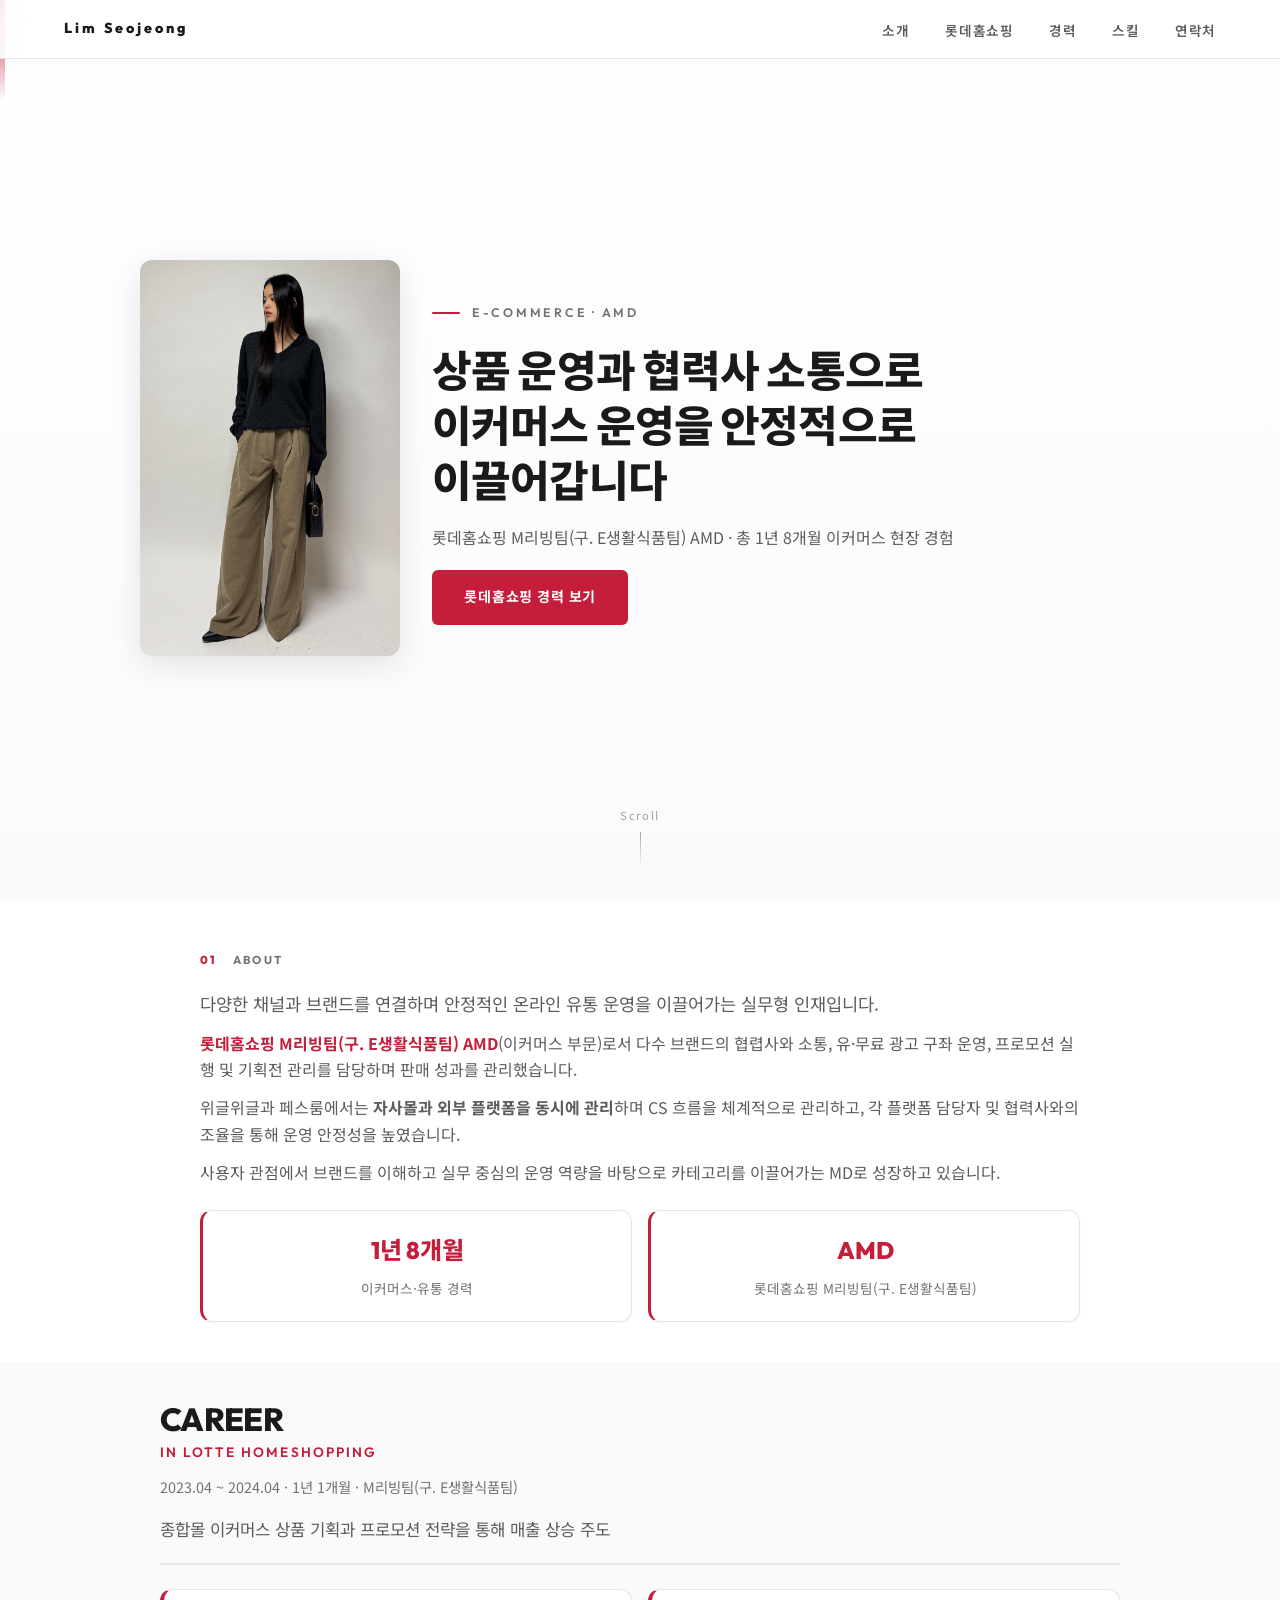
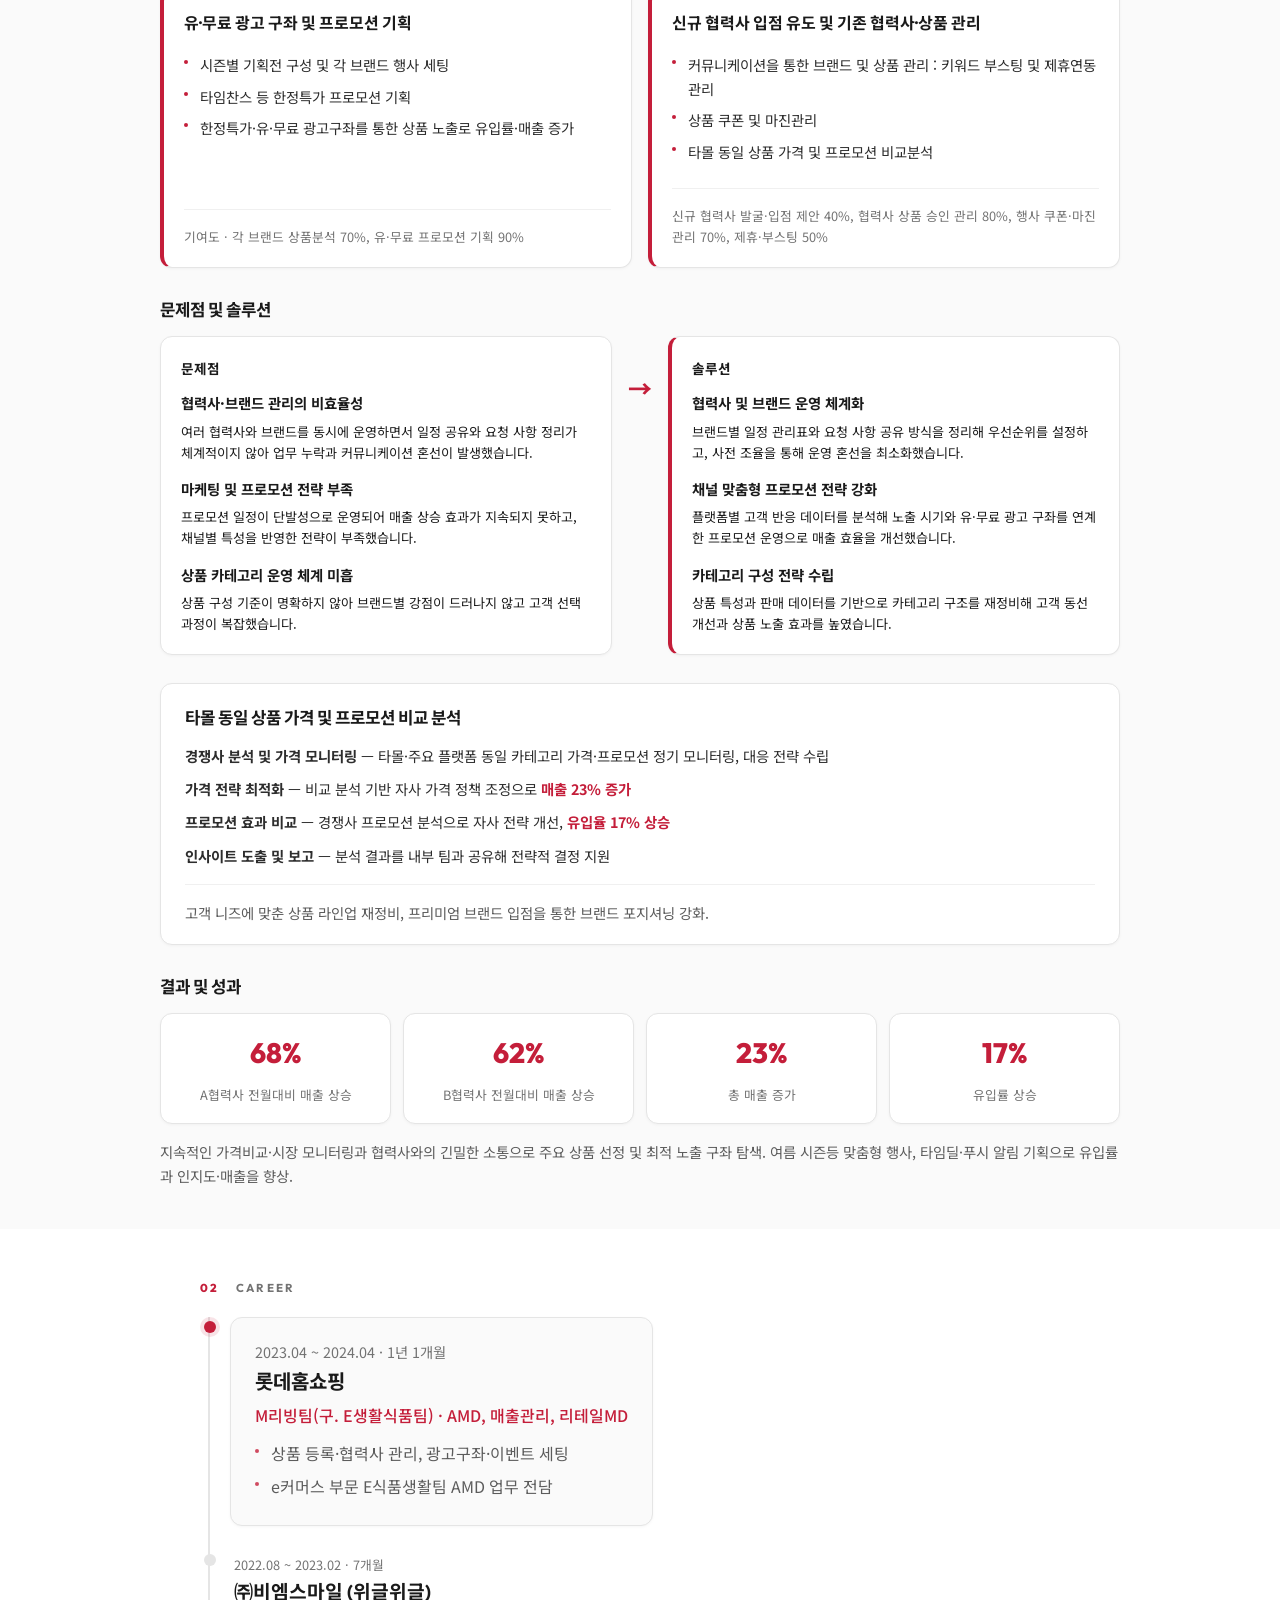
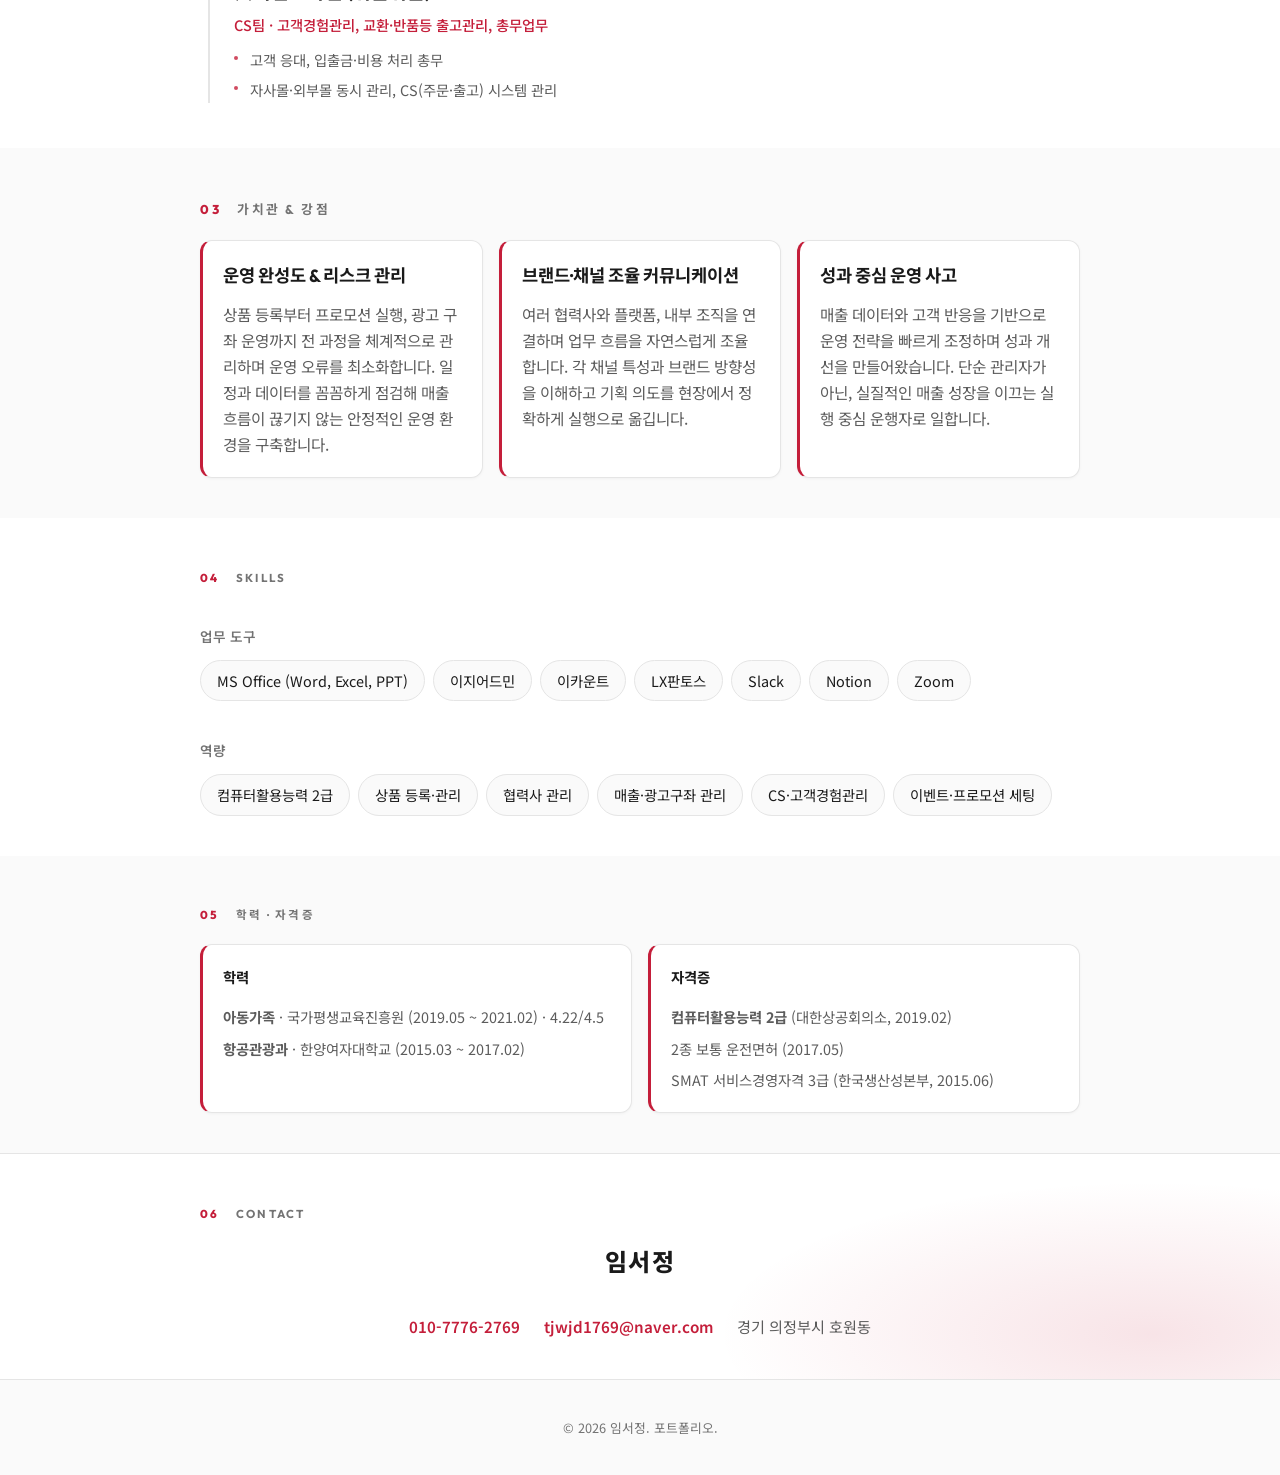
<file: index.html>
<!DOCTYPE html>
<html lang="ko">
<head>
  <meta charset="UTF-8" />
  <meta http-equiv="refresh" content="0; url=amd.html" />
  <title>임서정 | 포트폴리오</title>
  <script>window.location.replace("amd.html");</script>
</head>
<body>
  <p><a href="amd.html">AMD 포트폴리오로 이동</a></p>
</body>
</html>
</file>
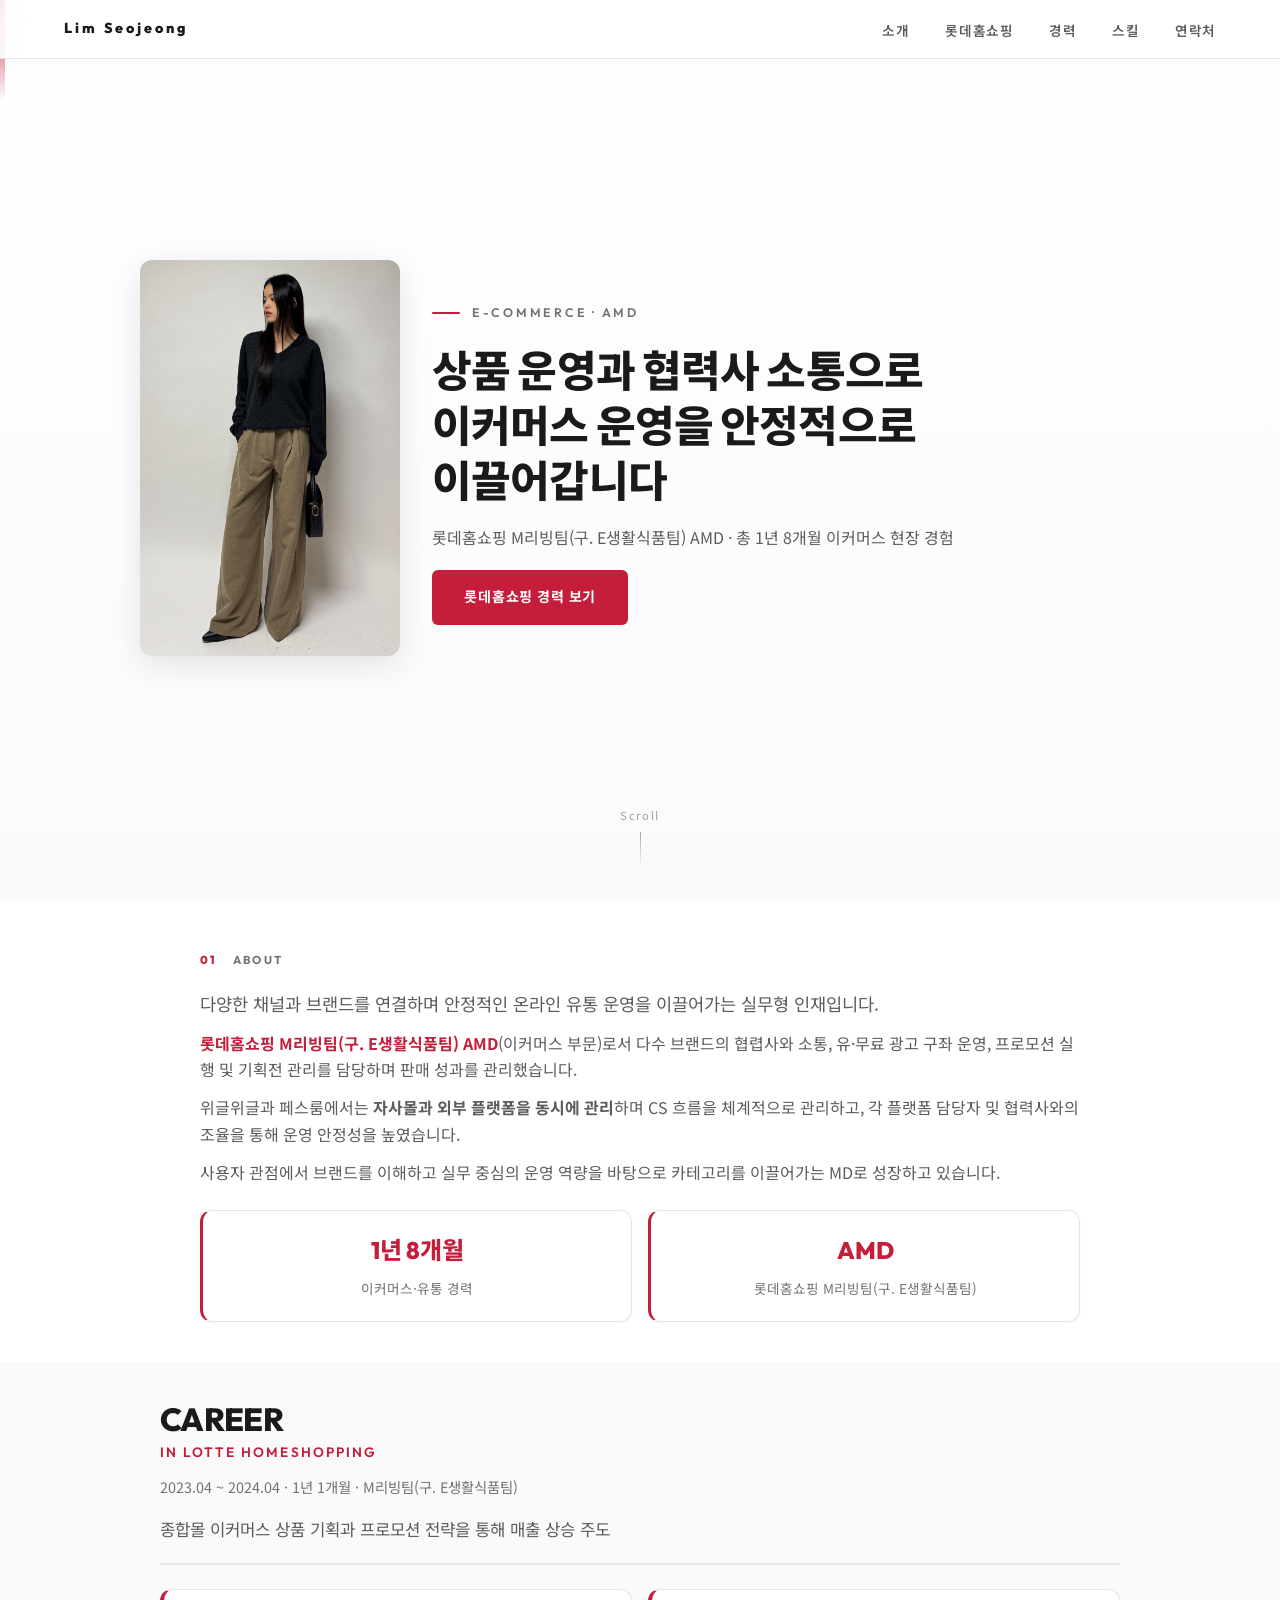
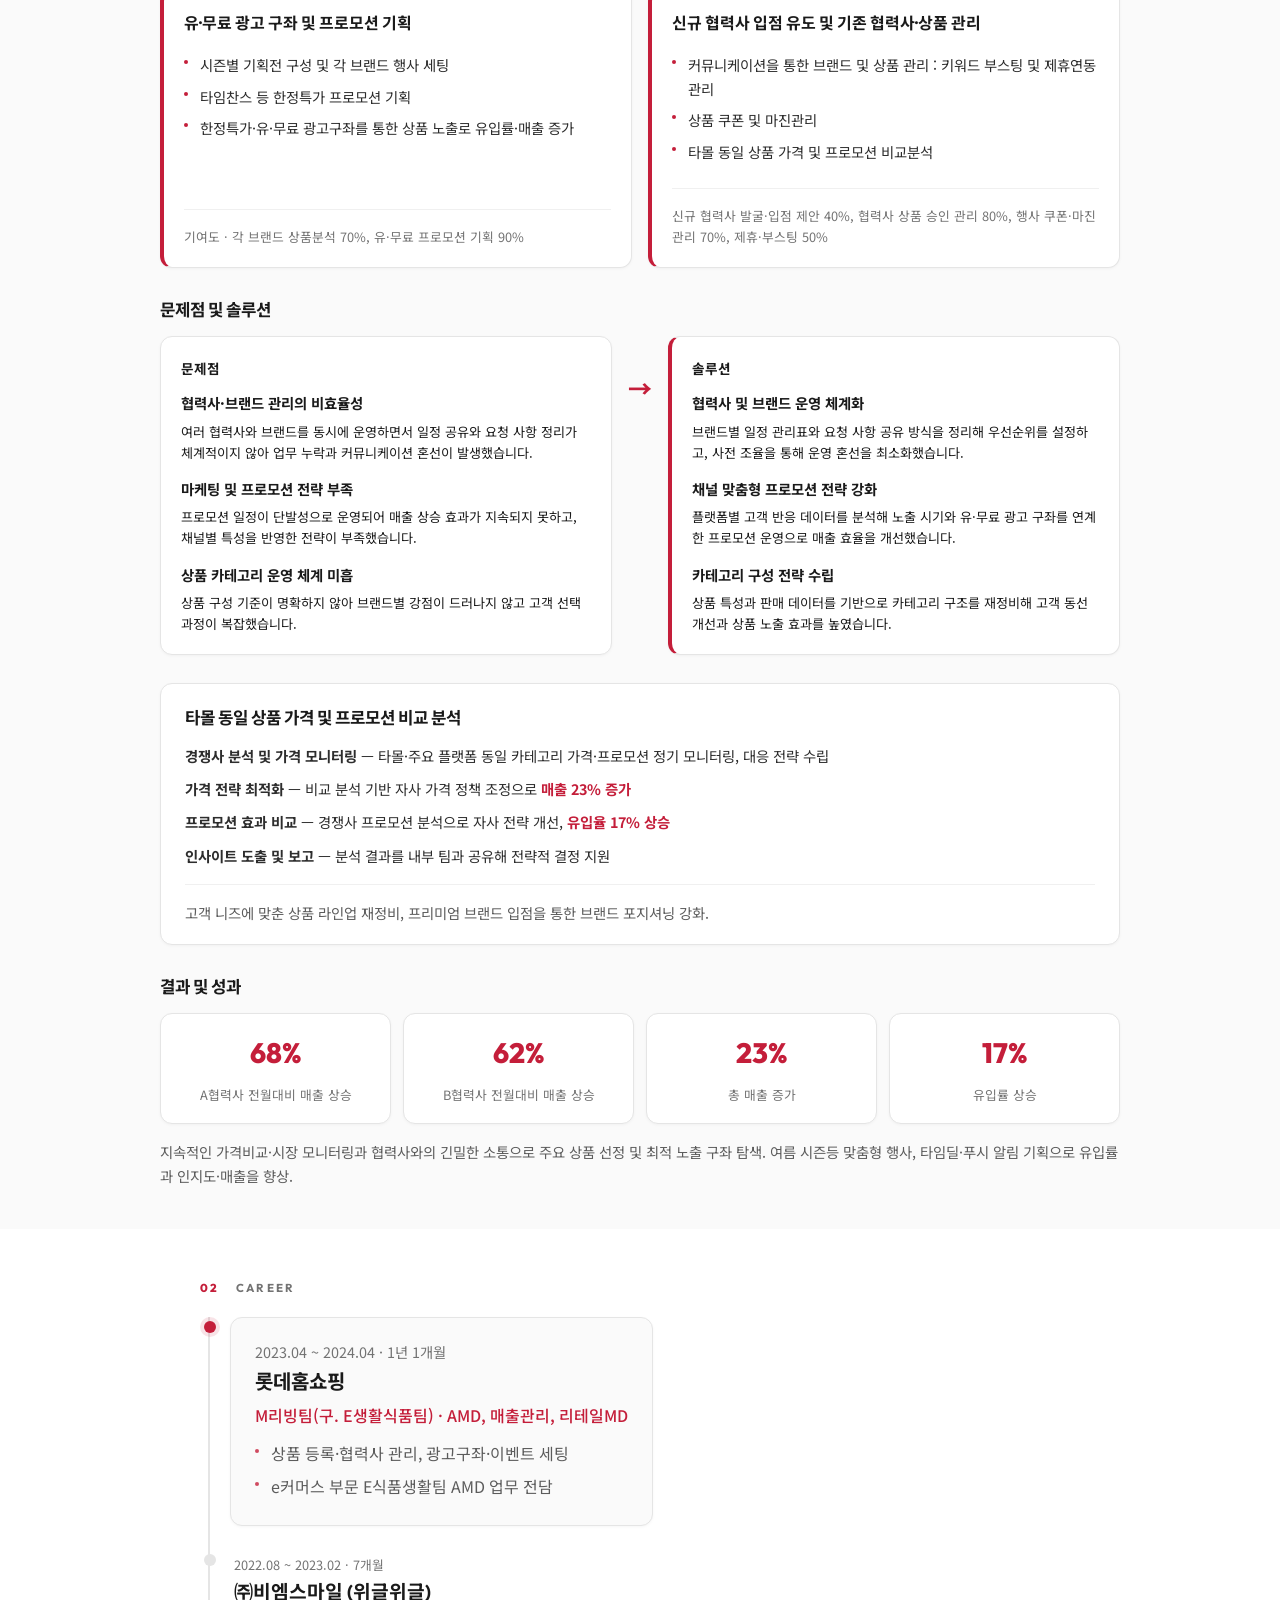
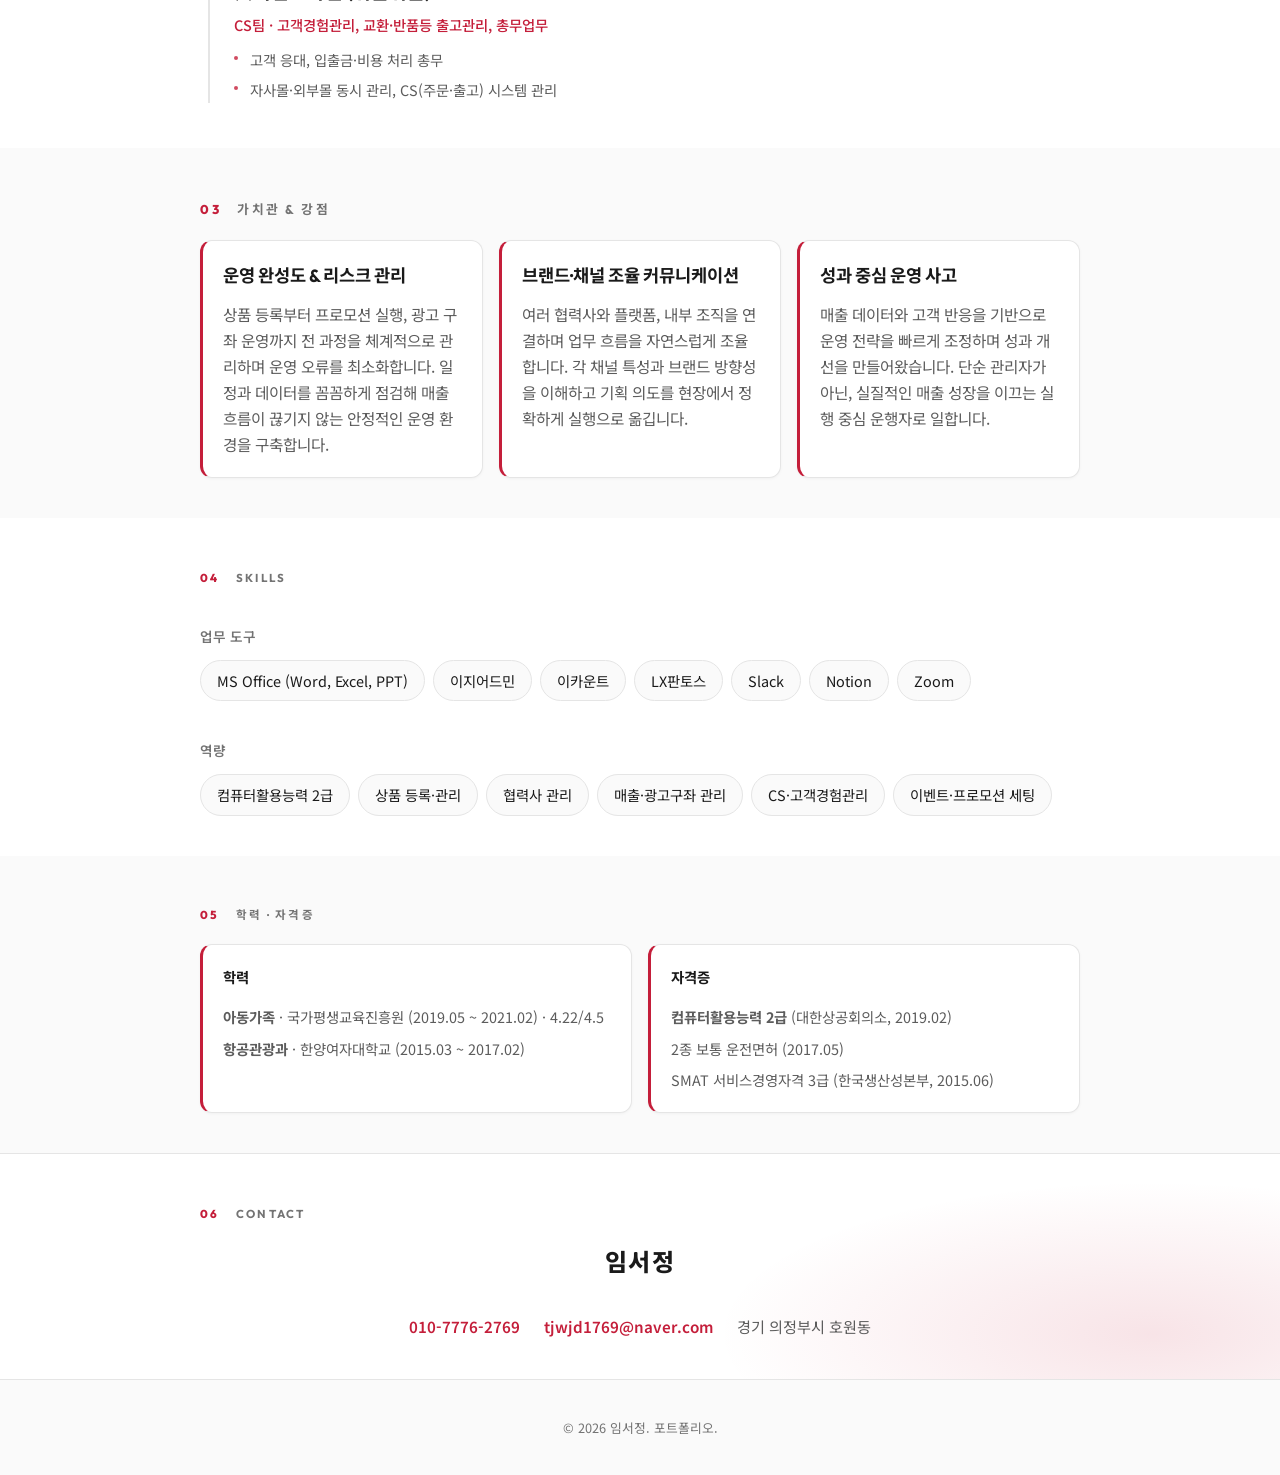
<file: amd.html>
<!DOCTYPE html>
<html lang="ko">
<head>
  <meta charset="UTF-8" />
  <meta name="viewport" content="width=device-width, initial-scale=1.0" />
  <title>임서정 | 포트폴리오</title>
  <link rel="icon" href="favicon.svg" type="image/svg+xml">
  <link rel="preconnect" href="https://fonts.googleapis.com" />
  <link rel="preconnect" href="https://fonts.gstatic.com" crossorigin />
  <link href="https://fonts.googleapis.com/css2?family=Noto+Sans+KR:wght@300;400;500;600;700;800&family=Outfit:wght@400;500;600;700;800&display=swap" rel="stylesheet" />
  <link rel="stylesheet" href="style.css" />
</head>
<body>
  <div class="geo-bg" aria-hidden="true"></div>

  <header class="header">
    <nav class="nav">
      <a href="#hero" class="logo">Lim Seojeong</a>
      <ul class="nav-links">
        <li><a href="#about">소개</a></li>
        <li><a href="#lotte">롯데홈쇼핑</a></li>
        <li><a href="#career">경력</a></li>
        <li><a href="#skills">스킬</a></li>
        <li><a href="#contact">연락처</a></li>
      </ul>
      <button class="nav-toggle" aria-label="메뉴 열기">
        <span></span><span></span><span></span>
      </button>
    </nav>
  </header>

  <main>
    <section id="hero" class="hero">
      <div class="hero-accent"></div>
      <div class="hero-wrap">
        <div class="hero-photo">
          <img src="profile.png" alt="임서정" />
        </div>
        <div class="hero-inner">
          <p class="hero-label"><span class="hero-label-line"></span> E-Commerce · AMD</p>
          <h1 class="hero-title">상품 운영과 협력사 소통으로<br />이커머스 운영을 안정적으로 <span class="no-break">이끌어갑니다</span></h1>
          <p class="hero-desc">롯데홈쇼핑 M리빙팀(구. E생활식품팀) AMD · 총 1년 8개월 이커머스 현장 경험</p>
          <a href="#lotte" class="btn-primary">롯데홈쇼핑 경력 보기</a>
        </div>
      </div>
      <div class="hero-scroll">
        <span>Scroll</span>
        <div class="scroll-line"></div>
      </div>
    </section>

    <section id="about" class="section about">
      <div class="container">
        <h2 class="section-title"><span class="section-title-num">01</span> About</h2>
        <div class="about-grid">
          <div class="about-text">
            <p class="about-lead">
              다양한 채널과 브랜드를 연결하며 안정적인 온라인 유통 운영을 이끌어가는 실무형 인재입니다.
            </p>
            <p>
              <strong class="text-red">롯데홈쇼핑 M리빙팀(구. E생활식품팀) AMD</strong>(이커머스 부문)로서 다수 브랜드의 협렵사와 소통, 유·무료 광고 구좌 운영, 프로모션 실행 및 기획전 관리를 담당하며 판매 성과를 관리했습니다.
            </p>
            <p>
              위글위글과 페스룸에서는 <strong>자사몰과 외부 플랫폼을 동시에 관리</strong>하며 CS 흐름을 체계적으로 관리하고, 각 플랫폼 담당자 및 협력사와의 조율을 통해 운영 안정성을 높였습니다.
            </p>
            <p>
              사용자 관점에서 브랜드를 이해하고 실무 중심의 운영 역량을 바탕으로 카테고리를 이끌어가는 MD로 성장하고 있습니다.
            </p>
          </div>
          <div class="about-highlight">
            <div class="highlight-card amd-card">
              <span class="highlight-num">1년 8개월</span>
              <span class="highlight-label">이커머스·유통 경력</span>
            </div>
            <div class="highlight-card amd-card">
              <span class="highlight-num">AMD</span>
              <span class="highlight-label">롯데홈쇼핑 M리빙팀(구. E생활식품팀)</span>
            </div>
          </div>
        </div>
      </div>
    </section>

    <!-- 롯데홈쇼핑 전용 섹션 -->
    <section id="lotte" class="section lotte lotte--compact">
      <div class="lotte-wrap">
        <div class="lotte-header">
          <h2 class="lotte-title">CAREER</h2>
          <p class="lotte-sub">IN LOTTE HOMESHOPPING</p>
          <p class="lotte-meta">2023.04 ~ 2024.04 · 1년 1개월 · M리빙팀(구. E생활식품팀)</p>
        </div>
        <p class="lotte-lead">종합몰 이커머스 상품 기획과 프로모션 전략을 통해 매출 상승 주도</p>

        <div class="lotte-blocks">
          <div class="lotte-block">
            <h3>유·무료 광고 구좌 및 프로모션 기획</h3>
            <ul>
              <li>시즌별 기획전 구성 및 각 브랜드 행사 세팅</li>
              <li>타임찬스 등 한정특가 프로모션 기획</li>
              <li>한정특가·유·무료 광고구좌를 통한 상품 노출로 유입률·매출 증가</li>
            </ul>
            <div class="lotte-contrib">기여도 · 각 브랜드 상품분석 70%, 유·무료 프로모션 기획 90%</div>
          </div>
          <div class="lotte-block">
            <h3>신규 협력사 입점 유도 및 기존 협력사·상품 관리</h3>
            <ul>
              <li>커뮤니케이션을 통한 브랜드 및 상품 관리 : 키워드 부스팅 및 제휴연동관리</li>
              <li>상품 쿠폰 및 마진관리</li>
              <li>타몰 동일 상품 가격 및 프로모션 비교분석</li>
            </ul>
            <div class="lotte-contrib">신규 협력사 발굴·입점 제안 40%, 협력사 상품 승인 관리 80%, 행사 쿠폰·마진관리 70%, 제휴·부스팅 50%</div>
          </div>
        </div>

        <div class="lotte-problem">
          <h3 class="lotte-section-head">문제점 및 솔루션</h3>
          <div class="problem-grid">
            <div class="problem-col">
              <h4>문제점</h4>
              <div class="problem-detail-item">
                <p class="problem-detail-title">협력사·브랜드 관리의 비효율성</p>
                <p class="problem-detail-desc">여러 협력사와 브랜드를 동시에 운영하면서 일정 공유와 요청 사항 정리가 체계적이지 않아 업무 누락과 커뮤니케이션 혼선이 발생했습니다.</p>
              </div>
              <div class="problem-detail-item">
                <p class="problem-detail-title">마케팅 및 프로모션 전략 부족</p>
                <p class="problem-detail-desc">프로모션 일정이 단발성으로 운영되어 매출 상승 효과가 지속되지 못하고, 채널별 특성을 반영한 전략이 부족했습니다.</p>
              </div>
              <div class="problem-detail-item">
                <p class="problem-detail-title">상품 카테고리 운영 체계 미흡</p>
                <p class="problem-detail-desc">상품 구성 기준이 명확하지 않아 브랜드별 강점이 드러나지 않고 고객 선택 과정이 복잡했습니다.</p>
              </div>
            </div>
            <div class="problem-arrow" aria-hidden="true">→</div>
            <div class="problem-col solution">
              <h4>솔루션</h4>
              <div class="problem-detail-item">
                <p class="problem-detail-title">협력사 및 브랜드 운영 체계화</p>
                <p class="problem-detail-desc">브랜드별 일정 관리표와 요청 사항 공유 방식을 정리해 우선순위를 설정하고, 사전 조율을 통해 운영 혼선을 최소화했습니다.</p>
              </div>
              <div class="problem-detail-item">
                <p class="problem-detail-title">채널 맞춤형 프로모션 전략 강화</p>
                <p class="problem-detail-desc">플랫폼별 고객 반응 데이터를 분석해 노출 시기와 유·무료 광고 구좌를 연계한 프로모션 운영으로 매출 효율을 개선했습니다.</p>
              </div>
              <div class="problem-detail-item">
                <p class="problem-detail-title">카테고리 구성 전략 수립</p>
                <p class="problem-detail-desc">상품 특성과 판매 데이터를 기반으로 카테고리 구조를 재정비해 고객 동선 개선과 상품 노출 효과를 높였습니다.</p>
              </div>
            </div>
          </div>
        </div>

        <div class="lotte-analysis">
          <h3 class="lotte-section-head">타몰 동일 상품 가격 및 프로모션 비교 분석</h3>
          <ul class="analysis-list">
            <li><strong>경쟁사 분석 및 가격 모니터링</strong> — 타몰·주요 플랫폼 동일 카테고리 가격·프로모션 정기 모니터링, 대응 전략 수립</li>
            <li><strong>가격 전략 최적화</strong> — 비교 분석 기반 자사 가격 정책 조정으로 <strong class="text-red">매출 23% 증가</strong></li>
            <li><strong>프로모션 효과 비교</strong> — 경쟁사 프로모션 분석으로 자사 전략 개선, <strong class="text-red">유입율 17% 상승</strong></li>
            <li><strong>인사이트 도출 및 보고</strong> — 분석 결과를 내부 팀과 공유해 전략적 결정 지원</li>
          </ul>
          <p class="lotte-conclusion">고객 니즈에 맞춘 상품 라인업 재정비, 프리미엄 브랜드 입점을 통한 브랜드 포지셔닝 강화.</p>
        </div>

        <div class="lotte-results">
          <h3 class="lotte-section-head">결과 및 성과</h3>
          <div class="results-stats">
            <div class="stat-item">
              <span class="stat-value">68%</span>
              <span class="stat-label">A협력사 전월대비 매출 상승 </span>
            </div>
            <div class="stat-item">
              <span class="stat-value">62%</span>
              <span class="stat-label">B협력사 전월대비 매출 상승 </span>
            </div>
            <div class="stat-item">
              <span class="stat-value">23%</span>
              <span class="stat-label">총 매출 증가</span>
            </div>
            <div class="stat-item">
              <span class="stat-value">17%</span>
              <span class="stat-label">유입률 상승</span>
            </div>
          </div>
          <p class="results-desc">지속적인 가격비교·시장 모니터링과 협력사와의 긴밀한 소통으로 주요 상품 선정 및 최적 노출 구좌 탐색. 여름 시즌등 맞춤형 행사, 타임딜·푸시 알림 기획으로 유입률과 인지도·매출을 향상.</p>
        </div>
      </div>
    </section>

    <section id="career" class="section career">
      <div class="container">
        <h2 class="section-title"><span class="section-title-num">02</span> Career</h2>
        <div class="timeline">
          <article class="timeline-item lotte-item">
            <div class="timeline-marker"></div>
            <div class="timeline-content">
              <span class="timeline-period">2023.04 ~ 2024.04 · 1년 1개월</span>
              <h3 class="timeline-company">롯데홈쇼핑</h3>
              <p class="timeline-role">M리빙팀(구. E생활식품팀) · AMD, 매출관리, 리테일MD</p>
              <ul class="timeline-desc">
                <li>상품 등록·협력사 관리, 광고구좌·이벤트 세팅</li>
                <li>e커머스 부문 E식품생활팀 AMD 업무 전담</li>
              </ul>
            </div>
          </article>
          <article class="timeline-item">
            <div class="timeline-marker"></div>
            <div class="timeline-content">
              <span class="timeline-period">2022.08 ~ 2023.02 · 7개월</span>
              <h3 class="timeline-company">㈜비엠스마일 (위글위글)</h3>
              <p class="timeline-role">CS팀 · 고객경험관리, 교환·반품등 출고관리, 총무업무</p>
              <ul class="timeline-desc">
                <li>고객 응대, 입출금·비용 처리 총무</li>
                <li>자사몰·외부몰 동시 관리, CS(주문·출고) 시스템 관리</li>
              </ul>
            </div>
          </article>
        </div>
      </div>
    </section>

    <section id="value" class="section value">
      <div class="container">
        <h2 class="section-title"><span class="section-title-num">03</span> 가치관 & 강점</h2>
        <div class="value-cards">
          <div class="value-card amd-card">
            <h4>운영 완성도 & 리스크 관리</h4>
            <p>상품 등록부터 프로모션 실행, 광고 구좌 운영까지 전 과정을 체계적으로 관리하며 운영 오류를 최소화합니다. 일정과 데이터를 꼼꼼하게 점검해 매출 흐름이 끊기지 않는 안정적인 운영 환경을 구축합니다.</p>
          </div>
          <div class="value-card amd-card">
            <h4><span class="no-break">브랜드·채널 조율 커뮤니케이션</span></h4>
            <p>여러 협력사와 플랫폼, 내부 조직을 연결하며 업무 흐름을 자연스럽게 조율합니다. 각 채널 특성과 브랜드 방향성을 이해하고 기획 의도를 현장에서 정확하게 실행으로 옮깁니다.</p>
          </div>
          <div class="value-card amd-card">
            <h4>성과 중심 운영 사고</h4>
            <p>매출 데이터와 고객 반응을 기반으로 운영 전략을 빠르게 조정하며 성과 개선을 만들어왔습니다. 단순 관리자가 아닌, 실질적인 매출 성장을 이끄는 실행 중심 운행자로 일합니다.</p>
          </div>
        </div>
      </div>
    </section>

    <section id="skills" class="section skills">
      <div class="container">
        <h2 class="section-title"><span class="section-title-num">04</span> Skills</h2>
        <div class="skills-wrap">
          <div class="skill-group">
            <h4>업무 도구</h4>
            <ul class="skill-tags">
              <li>MS Office (Word, Excel, PPT)</li>
              <li>이지어드민</li>
              <li>이카운트</li>
              <li>LX판토스</li>
              <li>Slack</li>
              <li>Notion</li>
              <li>Zoom</li>
            </ul>
          </div>
          <div class="skill-group">
            <h4>역량</h4>
            <ul class="skill-tags">
              <li>컴퓨터활용능력 2급</li>
              <li>상품 등록·관리</li>
              <li>협력사 관리</li>
              <li>매출·광고구좌 관리</li>
              <li>CS·고객경험관리</li>
              <li>이벤트·프로모션 세팅</li>
            </ul>
          </div>
        </div>
      </div>
    </section>

    <section id="education" class="section education">
      <div class="container">
        <h2 class="section-title"><span class="section-title-num">05</span> 학력 · 자격증</h2>
        <div class="edu-grid">
          <div class="edu-card amd-card">
            <h4>학력</h4>
            <ul>
              <li><strong>아동가족</strong> · 국가평생교육진흥원 (2019.05 ~ 2021.02) · 4.22/4.5</li>
              <li><strong>항공관광과</strong> · 한양여자대학교 (2015.03 ~ 2017.02)</li>
            </ul>
          </div>
          <div class="edu-card amd-card">
            <h4>자격증</h4>
            <ul>
              <li><strong>컴퓨터활용능력 2급</strong> (대한상공회의소, 2019.02)</li>
              <li>2종 보통 운전면허 (2017.05)</li>
              <li>SMAT 서비스경영자격 3급 (한국생산성본부, 2015.06)</li>
            </ul>
          </div>
        </div>
      </div>
    </section>

    <section id="contact" class="section contact">
      <div class="contact-accent"></div>
      <div class="container">
        <h2 class="section-title"><span class="section-title-num">06</span> Contact</h2>
        <div class="contact-inner">
          <p class="contact-name">임서정</p>
          <ul class="contact-links">
            <li><a href="tel:010-7776-2769">010-7776-2769</a></li>
            <li><a href="mailto:tjwjd1769@naver.com">tjwjd1769@naver.com</a></li>
            <li>경기 의정부시 호원동</li>
          </ul>
        </div>
      </div>
    </section>
  </main>

  <footer class="footer">
    <p>© 2026 임서정. 포트폴리오.</p>
  </footer>

  <script src="script.js"></script>
</body>
</html>
</file>
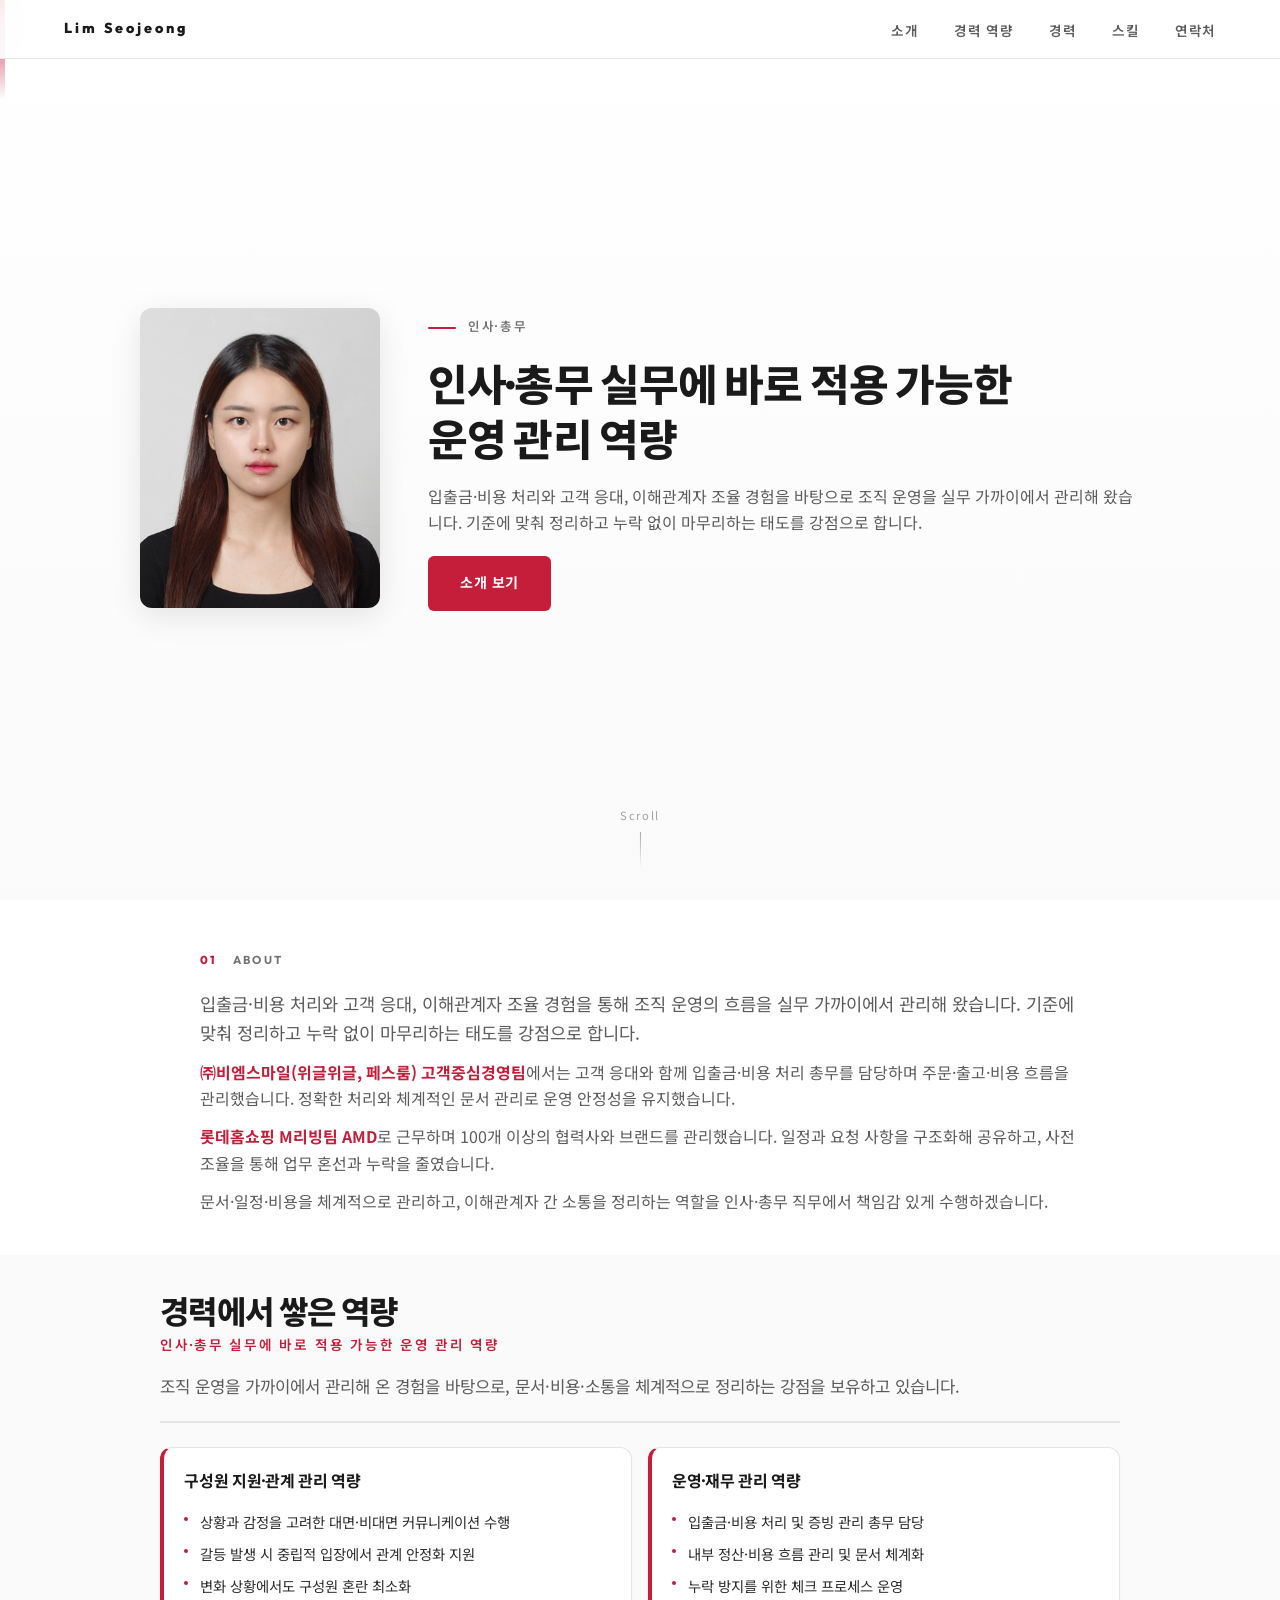
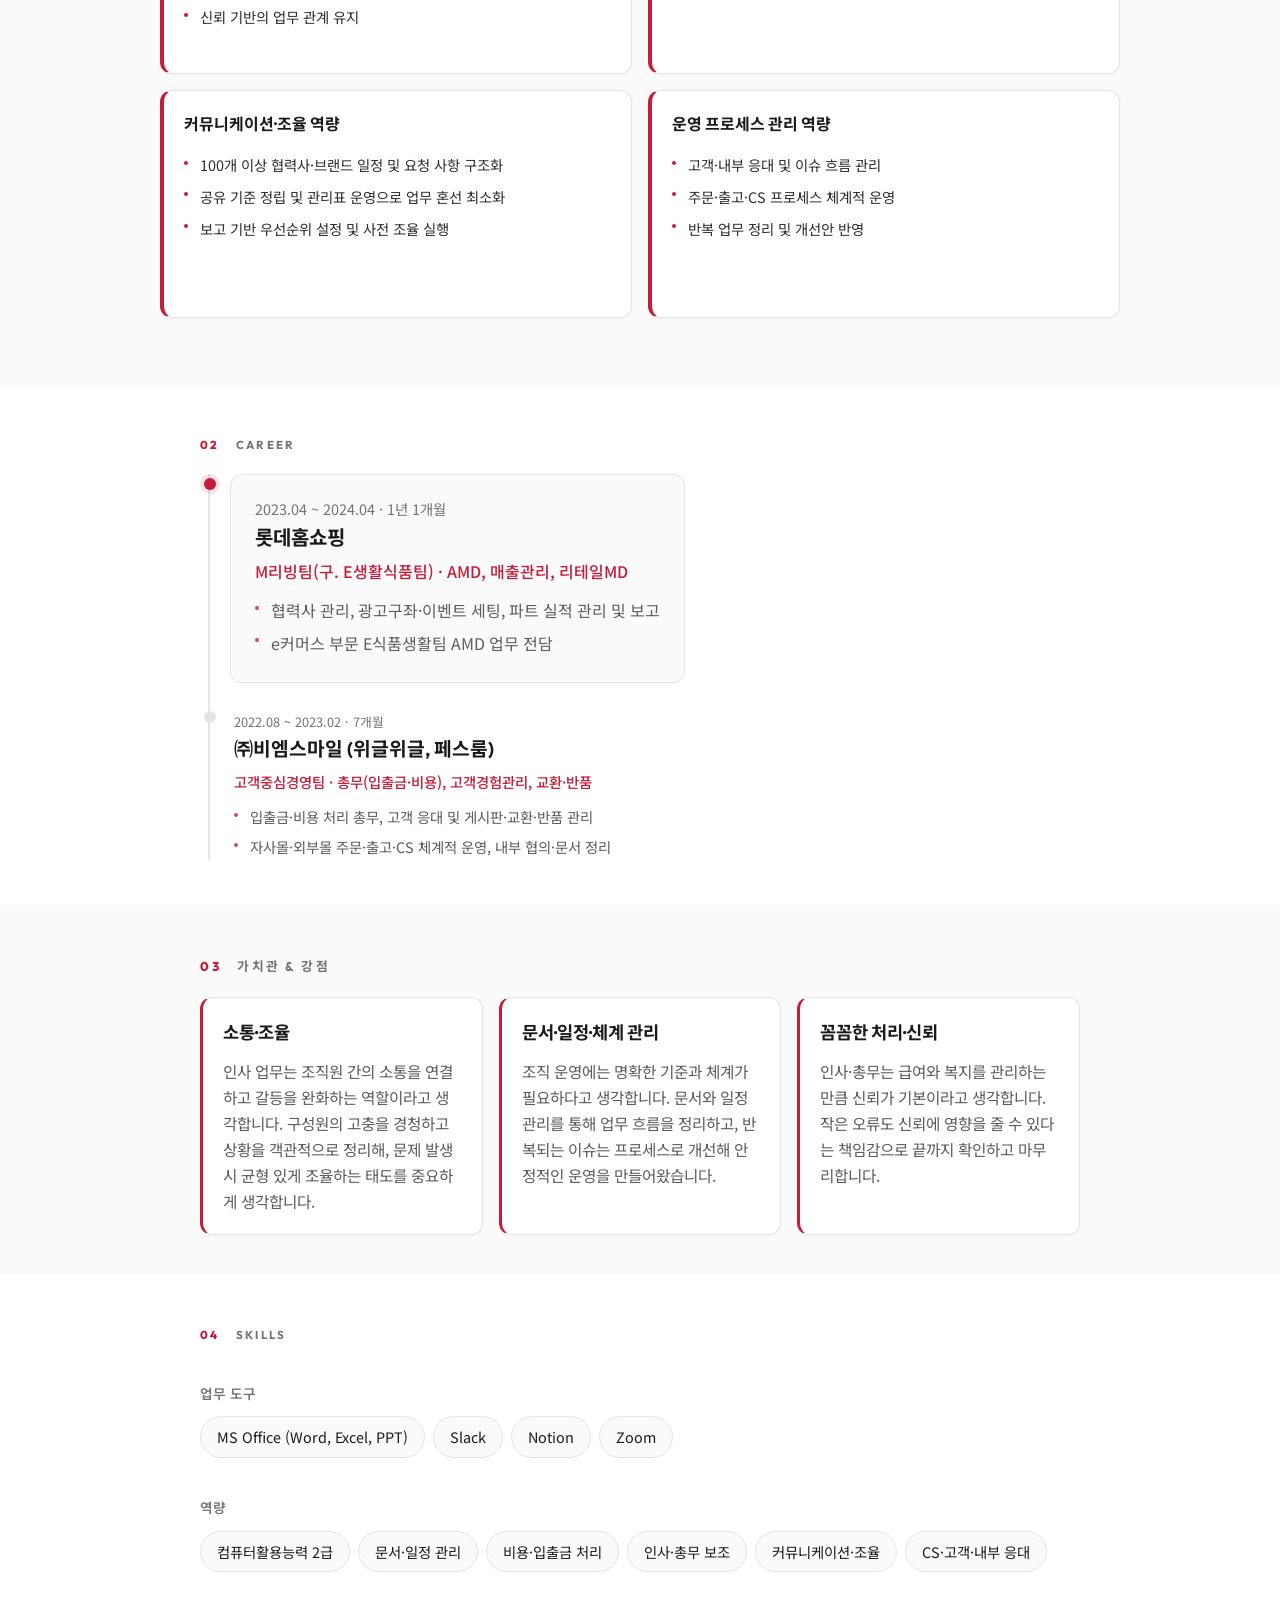
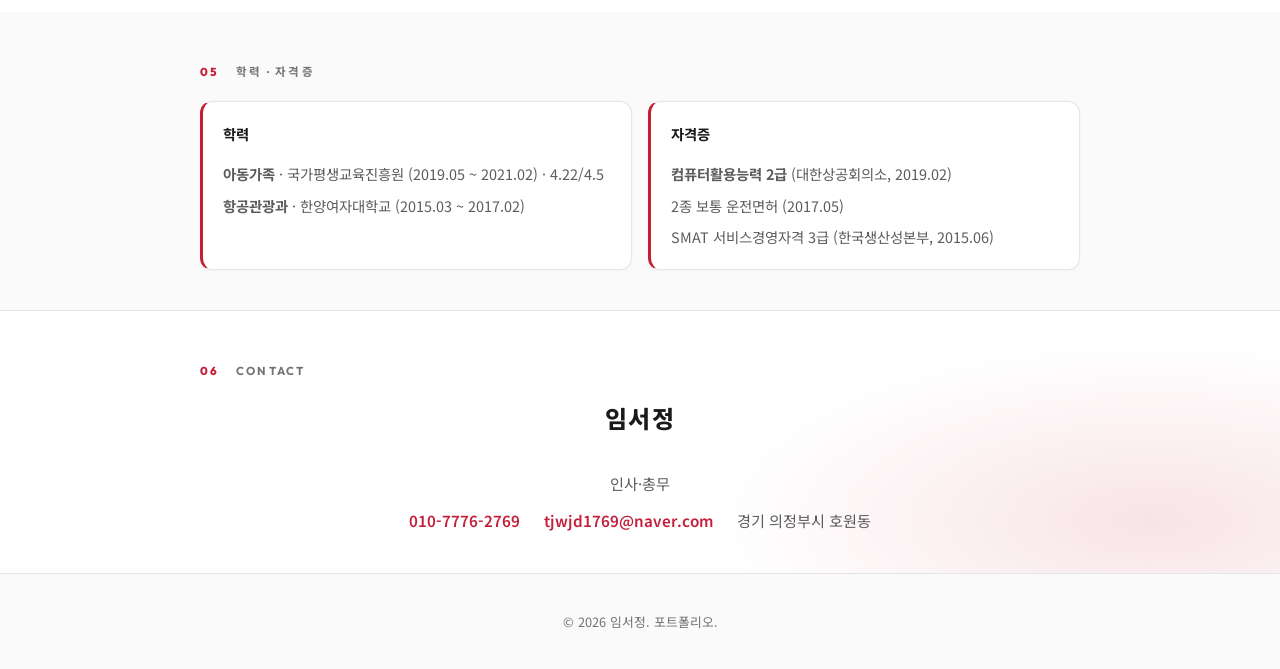
<file: hr.html>
<!DOCTYPE html>
<html lang="ko">
<head>
  <meta charset="UTF-8" />
  <meta name="viewport" content="width=device-width, initial-scale=1.0" />
  <title>임서정 | 인사팀 포트폴리오</title>
  <link rel="icon" href="favicon.svg" type="image/svg+xml">
  <link rel="preconnect" href="https://fonts.googleapis.com" />
  <link rel="preconnect" href="https://fonts.gstatic.com" crossorigin />
  <link href="https://fonts.googleapis.com/css2?family=Noto+Sans+KR:wght@300;400;500;600;700;800&family=Outfit:wght@400;500;600;700;800&display=swap" rel="stylesheet" />
  <link rel="stylesheet" href="style.css" />
</head>
<body>
  <div class="geo-bg" aria-hidden="true"></div>

  <header class="header">
    <nav class="nav">
      <a href="#hero" class="logo">Lim Seojeong</a>
      <ul class="nav-links">
        <li><a href="#about">소개</a></li>
        <li><a href="#lotte">경력 역량</a></li>
        <li><a href="#career">경력</a></li>
        <li><a href="#skills">스킬</a></li>
        <li><a href="#contact">연락처</a></li>
      </ul>
      <button class="nav-toggle" aria-label="메뉴 열기">
        <span></span><span></span><span></span>
      </button>
    </nav>
  </header>

  <main>
    <section id="hero" class="hero hero--hr">
      <div class="hero-accent"></div>
      <div class="hero-wrap">
        <div class="hero-photo">
          <img src="profile-hr.png" alt="임서정" />
        </div>
        <div class="hero-inner">
          <p class="hero-label"><span class="hero-label-line"></span> 인사·총무</p>
          <h1 class="hero-title">인사·총무 실무에 바로 적용 가능한 <span class="no-break">운영 관리 역량</span></h1>
          <p class="hero-desc">입출금·비용 처리와 고객 응대, 이해관계자 조율 경험을 바탕으로 조직 운영을 실무 가까이에서 관리해 왔습니다. 기준에 맞춰 정리하고 누락 없이 마무리하는 태도를 강점으로 합니다.</p>
          <a href="#about" class="btn-primary">소개 보기</a>
        </div>
      </div>
      <div class="hero-scroll">
        <span>Scroll</span>
        <div class="scroll-line"></div>
      </div>
    </section>

    <section id="about" class="section about">
      <div class="container">
        <h2 class="section-title"><span class="section-title-num">01</span> About</h2>
        <div class="about-grid">
          <div class="about-text">
            <p class="about-lead">
              입출금·비용 처리와 고객 응대, 이해관계자 조율 경험을 통해 조직 운영의 흐름을 실무 가까이에서 관리해 왔습니다. 기준에 맞춰 정리하고 누락 없이 마무리하는 태도를 강점으로 합니다.
            </p>
            <p>
              <strong class="text-red">㈜비엠스마일(위글위글, 페스룸) 고객중심경영팀</strong>에서는 고객 응대와 함께 입출금·비용 처리 총무를 담당하며 주문·출고·비용 흐름을 관리했습니다. 정확한 처리와 체계적인 문서 관리로 운영 안정성을 유지했습니다.
            </p>
            <p>
              <strong class="text-red">롯데홈쇼핑 M리빙팀 AMD</strong>로 근무하며 100개 이상의 협력사와 브랜드를 관리했습니다. 일정과 요청 사항을 구조화해 공유하고, 사전 조율을 통해 업무 혼선과 누락을 줄였습니다.
            </p>
            <p>
              문서·일정·비용을 체계적으로 관리하고, 이해관계자 간 소통을 정리하는 역할을 인사·총무 직무에서 책임감 있게 수행하겠습니다.
            </p>
          </div>
        </div>
      </div>
    </section>

    <!-- 인사·총무로 연결되는 경력 역량 -->
    <section id="lotte" class="section lotte lotte--compact">
      <div class="lotte-wrap">
        <div class="lotte-header">
          <h2 class="lotte-title">경력에서 쌓은 역량</h2>
          <p class="lotte-sub">인사·총무 실무에 바로 적용 가능한 운영 관리 역량</p>
        </div>
        <p class="lotte-lead">조직 운영을 가까이에서 관리해 온 경험을 바탕으로, 문서·비용·소통을 체계적으로 정리하는 강점을 보유하고 있습니다.</p>

        <div class="lotte-blocks">
          <div class="lotte-block">
            <h3>구성원 지원·관계 관리 역량</h3>
            <ul>
              <li>상황과 감정을 고려한 대면·비대면 커뮤니케이션 수행</li>
              <li>갈등 발생 시 중립적 입장에서 관계 안정화 지원</li>
              <li>변화 상황에서도 구성원 혼란 최소화</li>
              <li>신뢰 기반의 업무 관계 유지</li>
            </ul>
          </div>
          <div class="lotte-block">
            <h3>운영·재무 관리 역량</h3>
            <ul>
              <li>입출금·비용 처리 및 증빙 관리 총무 담당</li>
              <li>내부 정산·비용 흐름 관리 및 문서 체계화</li>
              <li>누락 방지를 위한 체크 프로세스 운영</li>
            </ul>
          </div>
          <div class="lotte-block">
            <h3>커뮤니케이션·조율 역량</h3>
            <ul>
              <li>100개 이상 협력사·브랜드 일정 및 요청 사항 구조화</li>
              <li>공유 기준 정립 및 관리표 운영으로 업무 혼선 최소화</li>
              <li>보고 기반 우선순위 설정 및 사전 조율 실행</li>
            </ul>
          </div>
          <div class="lotte-block">
            <h3>운영 프로세스 관리 역량</h3>
            <ul>
              <li>고객·내부 응대 및 이슈 흐름 관리</li>
              <li>주문·출고·CS 프로세스 체계적 운영</li>
              <li>반복 업무 정리 및 개선안 반영</li>
            </ul>
          </div>
        </div>
      </div>
    </section>

    <section id="career" class="section career">
      <div class="container">
        <h2 class="section-title"><span class="section-title-num">02</span> Career</h2>
        <div class="timeline">
          <article class="timeline-item lotte-item">
            <div class="timeline-marker"></div>
            <div class="timeline-content">
              <span class="timeline-period">2023.04 ~ 2024.04 · 1년 1개월</span>
              <h3 class="timeline-company">롯데홈쇼핑</h3>
              <p class="timeline-role">M리빙팀(구. E생활식품팀) · AMD, 매출관리, 리테일MD</p>
              <ul class="timeline-desc">
                <li>협력사 관리, 광고구좌·이벤트 세팅, 파트 실적 관리 및 보고</li>
                <li>e커머스 부문 E식품생활팀 AMD 업무 전담</li>
              </ul>
            </div>
          </article>
          <article class="timeline-item">
            <div class="timeline-marker"></div>
            <div class="timeline-content">
              <span class="timeline-period">2022.08 ~ 2023.02 · 7개월</span>
              <h3 class="timeline-company">㈜비엠스마일 (위글위글, 페스룸)</h3>
              <p class="timeline-role">고객중심경영팀 · 총무(입출금·비용), 고객경험관리, 교환·반품</p>
              <ul class="timeline-desc">
                <li>입출금·비용 처리 총무, 고객 응대 및 게시판·교환·반품 관리</li>
                <li>자사몰·외부몰 주문·출고·CS 체계적 운영, 내부 협의·문서 정리</li>
              </ul>
            </div>
          </article>
        </div>
      </div>
    </section>

    <section id="value" class="section value">
      <div class="container">
        <h2 class="section-title"><span class="section-title-num">03</span> 가치관 & 강점</h2>
        <div class="value-cards">
          <div class="value-card amd-card">
            <h4>소통·조율</h4>
            <p>인사 업무는 조직원 간의 소통을 연결하고 갈등을 완화하는 역할이라고 생각합니다. 구성원의 고충을 경청하고 상황을 객관적으로 정리해, 문제 발생 시 균형 있게 조율하는 태도를 중요하게 생각합니다.</p>
          </div>
          <div class="value-card amd-card">
            <h4>문서·일정·체계 관리</h4>
            <p>조직 운영에는 명확한 기준과 체계가 필요하다고 생각합니다. 문서와 일정 관리를 통해 업무 흐름을 정리하고, 반복되는 이슈는 프로세스로 개선해 안정적인 운영을 만들어왔습니다.</p>
          </div>
          <div class="value-card amd-card">
            <h4>꼼꼼한 처리·신뢰</h4>
            <p>인사·총무는 급여와 복지를 관리하는 만큼 신뢰가 기본이라고 생각합니다. 작은 오류도 신뢰에 영향을 줄 수 있다는 책임감으로 끝까지 확인하고 마무리합니다.</p>
          </div>
        </div>
      </div>
    </section>

    <section id="skills" class="section skills">
      <div class="container">
        <h2 class="section-title"><span class="section-title-num">04</span> Skills</h2>
        <div class="skills-wrap">
          <div class="skill-group">
            <h4>업무 도구</h4>
            <ul class="skill-tags">
              <li>MS Office (Word, Excel, PPT)</li>
              <li>Slack</li>
              <li>Notion</li>
              <li>Zoom</li>
            </ul>
          </div>
          <div class="skill-group">
            <h4>역량</h4>
            <ul class="skill-tags">
              <li>컴퓨터활용능력 2급</li>
              <li>문서·일정 관리</li>
              <li>비용·입출금 처리</li>
              <li>인사·총무 보조</li>
              <li>커뮤니케이션·조율</li>
              <li>CS·고객·내부 응대</li>
            </ul>
          </div>
        </div>
      </div>
    </section>

    <section id="education" class="section education">
      <div class="container">
        <h2 class="section-title"><span class="section-title-num">05</span> 학력 · 자격증</h2>
        <div class="edu-grid">
          <div class="edu-card amd-card">
            <h4>학력</h4>
            <ul>
              <li><strong>아동가족</strong> · 국가평생교육진흥원 (2019.05 ~ 2021.02) · 4.22/4.5</li>
              <li><strong>항공관광과</strong> · 한양여자대학교 (2015.03 ~ 2017.02)</li>
            </ul>
          </div>
          <div class="edu-card amd-card">
            <h4>자격증</h4>
            <ul>
              <li><strong>컴퓨터활용능력 2급</strong> (대한상공회의소, 2019.02)</li>
              <li>2종 보통 운전면허 (2017.05)</li>
              <li>SMAT 서비스경영자격 3급 (한국생산성본부, 2015.06)</li>
            </ul>
          </div>
        </div>
      </div>
    </section>

    <section id="contact" class="section contact">
      <div class="contact-accent"></div>
      <div class="container">
        <h2 class="section-title"><span class="section-title-num">06</span> Contact</h2>
        <div class="contact-inner">
          <p class="contact-name">임서정</p>
          <p class="contact-detail">인사·총무</p>
          <ul class="contact-links">
            <li><a href="tel:010-7776-2769">010-7776-2769</a></li>
            <li><a href="mailto:tjwjd1769@naver.com">tjwjd1769@naver.com</a></li>
            <li>경기 의정부시 호원동</li>
          </ul>
        </div>
      </div>
    </section>
  </main>

  <footer class="footer">
    <p>© 2026 임서정. 포트폴리오.</p>
  </footer>

  <script src="script.js"></script>
</body>
</html>
</file>
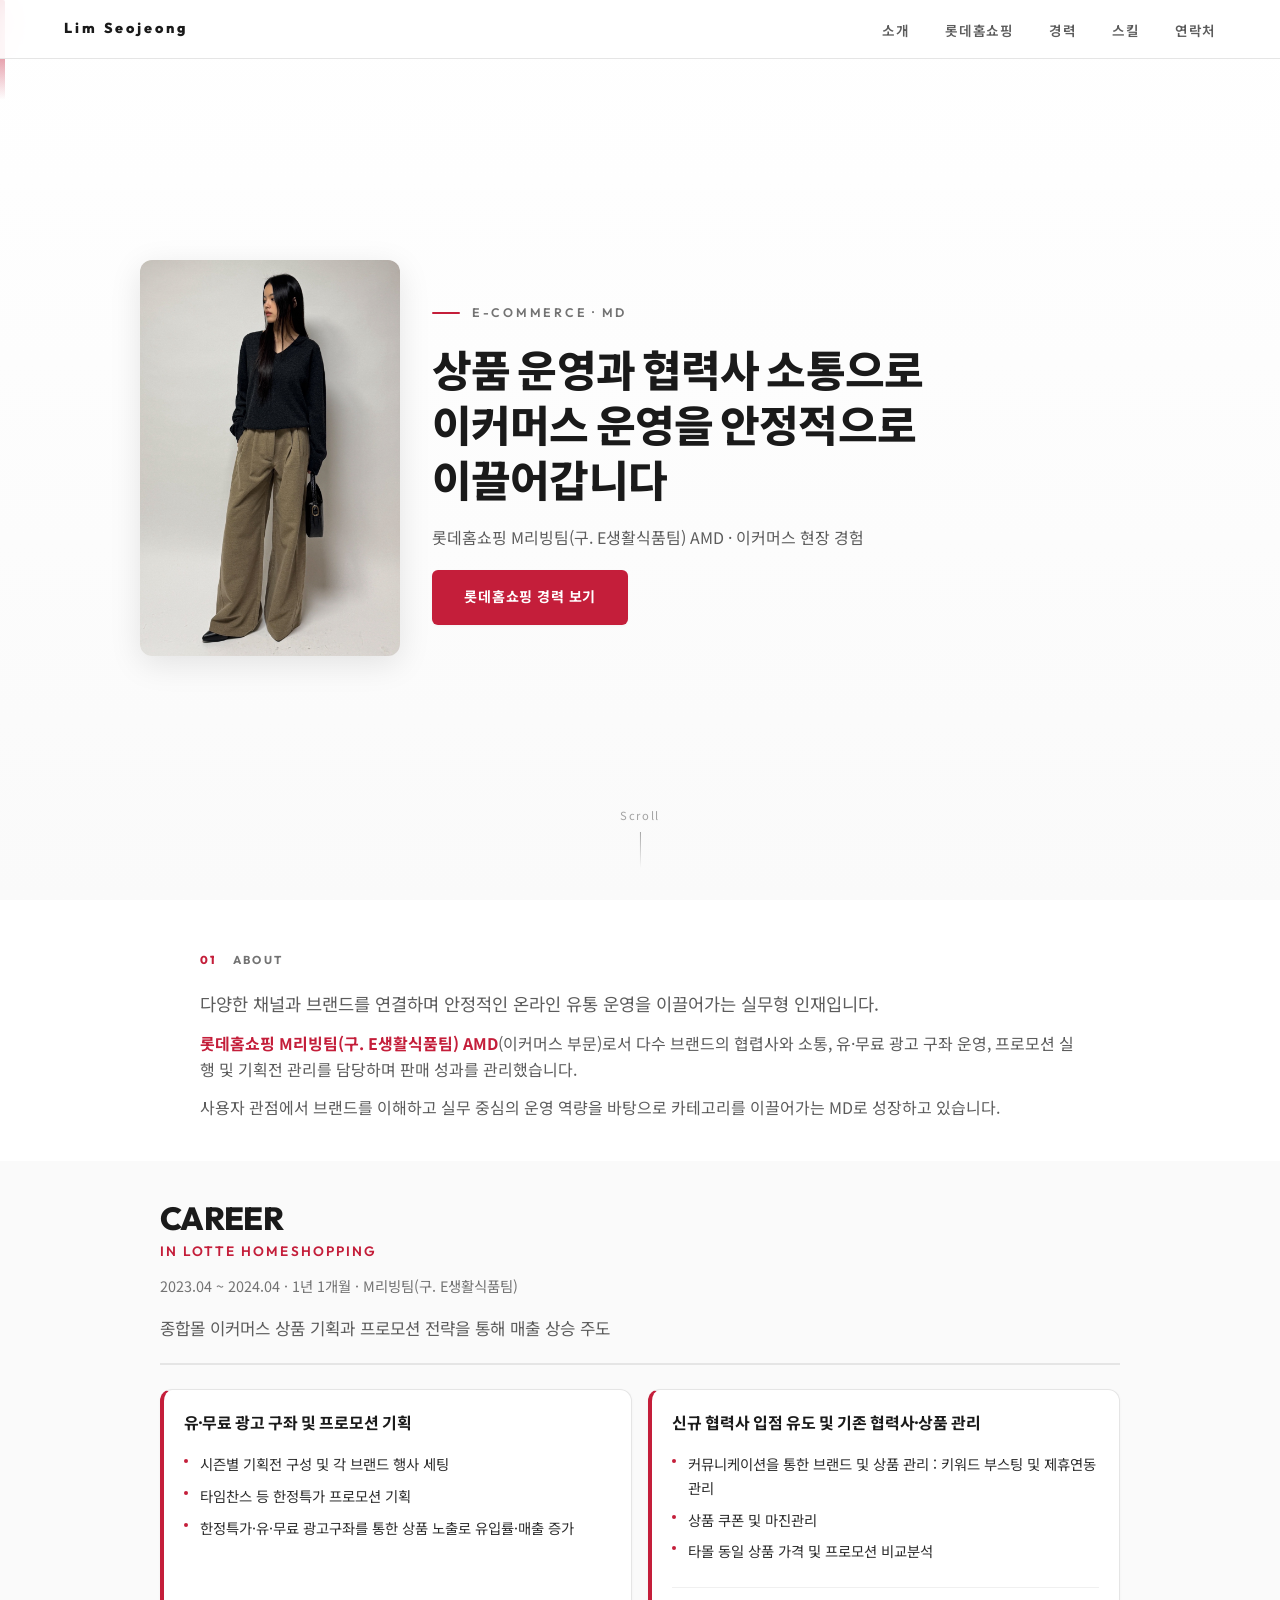
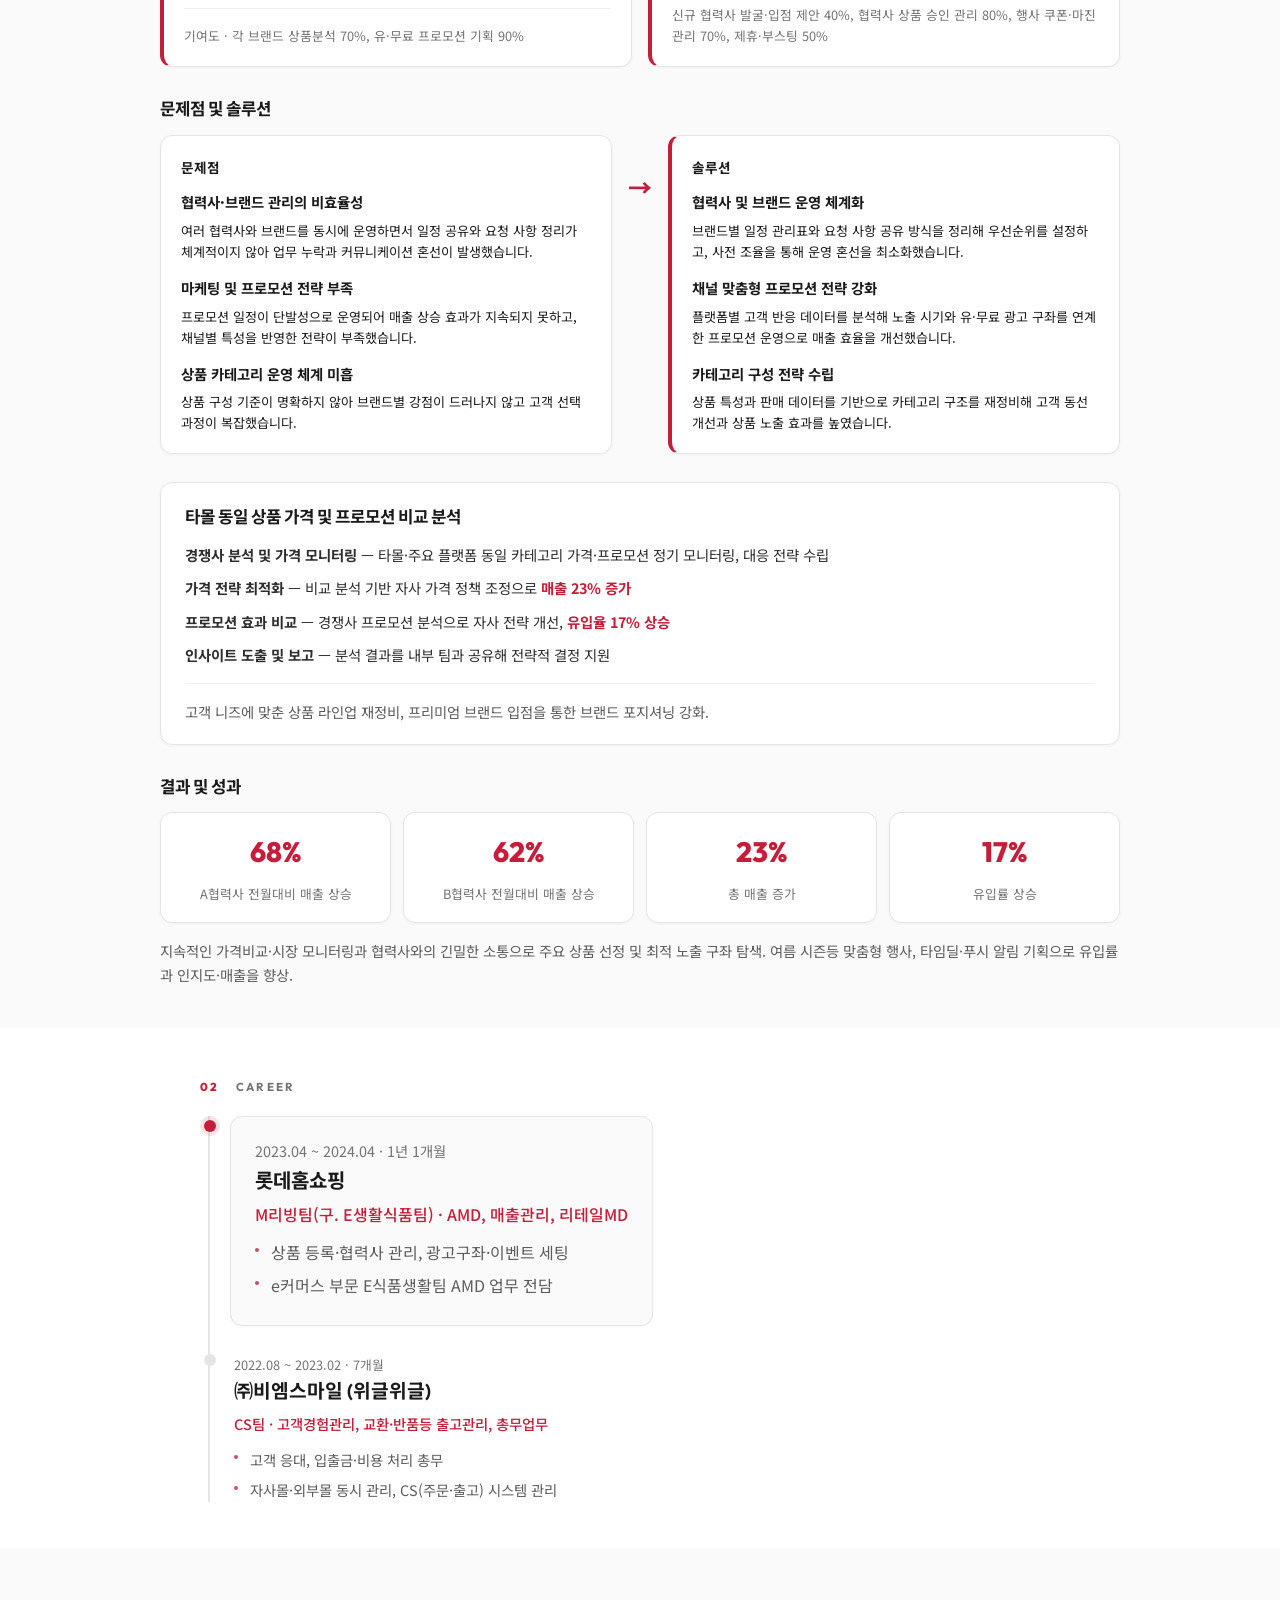
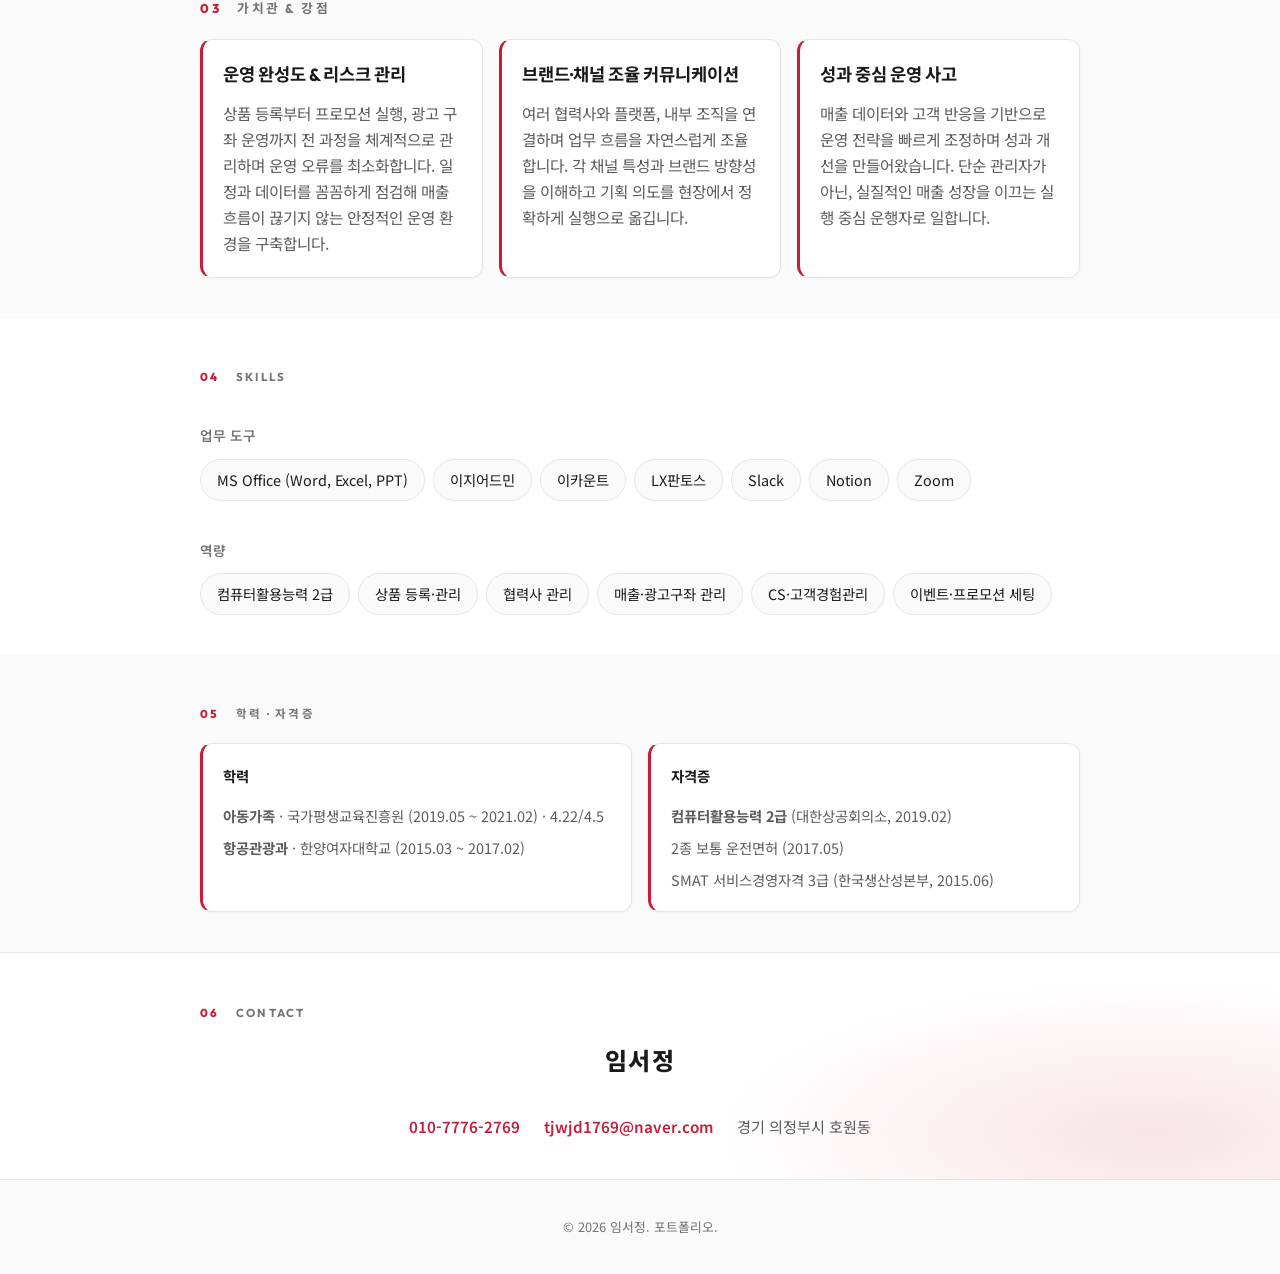
<file: md.html>
<!DOCTYPE html>
<html lang="ko">
<head>
  <meta charset="UTF-8" />
  <meta name="viewport" content="width=device-width, initial-scale=1.0" />
  <title>임서정 | 포트폴리오</title>
  <link rel="icon" href="favicon.svg" type="image/svg+xml">
  <link rel="preconnect" href="https://fonts.googleapis.com" />
  <link rel="preconnect" href="https://fonts.gstatic.com" crossorigin />
  <link href="https://fonts.googleapis.com/css2?family=Noto+Sans+KR:wght@300;400;500;600;700;800&family=Outfit:wght@400;500;600;700;800&display=swap" rel="stylesheet" />
  <link rel="stylesheet" href="style.css" />
</head>
<body>
  <div class="geo-bg" aria-hidden="true"></div>

  <header class="header">
    <nav class="nav">
      <a href="#hero" class="logo">Lim Seojeong</a>
      <ul class="nav-links">
        <li><a href="#about">소개</a></li>
        <li><a href="#lotte">롯데홈쇼핑</a></li>
        <li><a href="#career">경력</a></li>
        <li><a href="#skills">스킬</a></li>
        <li><a href="#contact">연락처</a></li>
      </ul>
      <button class="nav-toggle" aria-label="메뉴 열기">
        <span></span><span></span><span></span>
      </button>
    </nav>
  </header>

  <main>
    <section id="hero" class="hero">
      <div class="hero-accent"></div>
      <div class="hero-wrap">
        <div class="hero-photo">
          <img src="profile.png" alt="임서정" />
        </div>
        <div class="hero-inner">
          <p class="hero-label"><span class="hero-label-line"></span> E-Commerce · MD</p>
          <h1 class="hero-title">상품 운영과 협력사 소통으로<br />이커머스 운영을 안정적으로 <span class="no-break">이끌어갑니다</span></h1>
          <p class="hero-desc">롯데홈쇼핑 M리빙팀(구. E생활식품팀) AMD · 이커머스 현장 경험</p>
          <a href="#lotte" class="btn-primary">롯데홈쇼핑 경력 보기</a>
        </div>
      </div>
      <div class="hero-scroll">
        <span>Scroll</span>
        <div class="scroll-line"></div>
      </div>
    </section>

    <section id="about" class="section about">
      <div class="container">
        <h2 class="section-title"><span class="section-title-num">01</span> About</h2>
        <div class="about-grid">
          <div class="about-text">
            <p class="about-lead">
              다양한 채널과 브랜드를 연결하며 안정적인 온라인 유통 운영을 이끌어가는 실무형 인재입니다.
            </p>
            <p>
              <strong class="text-red">롯데홈쇼핑 M리빙팀(구. E생활식품팀) AMD</strong>(이커머스 부문)로서 다수 브랜드의 협렵사와 소통, 유·무료 광고 구좌 운영, 프로모션 실행 및 기획전 관리를 담당하며 판매 성과를 관리했습니다.
            </p>
            <p>
              사용자 관점에서 브랜드를 이해하고 실무 중심의 운영 역량을 바탕으로 카테고리를 이끌어가는 MD로 성장하고 있습니다.
            </p>
          </div>
        </div>
      </div>
    </section>

    <!-- 롯데홈쇼핑 전용 섹션 -->
    <section id="lotte" class="section lotte lotte--compact">
      <div class="lotte-wrap">
        <div class="lotte-header">
          <h2 class="lotte-title">CAREER</h2>
          <p class="lotte-sub">IN LOTTE HOMESHOPPING</p>
          <p class="lotte-meta">2023.04 ~ 2024.04 · 1년 1개월 · M리빙팀(구. E생활식품팀)</p>
        </div>
        <p class="lotte-lead">종합몰 이커머스 상품 기획과 프로모션 전략을 통해 매출 상승 주도</p>

        <div class="lotte-blocks">
          <div class="lotte-block">
            <h3>유·무료 광고 구좌 및 프로모션 기획</h3>
            <ul>
              <li>시즌별 기획전 구성 및 각 브랜드 행사 세팅</li>
              <li>타임찬스 등 한정특가 프로모션 기획</li>
              <li>한정특가·유·무료 광고구좌를 통한 상품 노출로 유입률·매출 증가</li>
            </ul>
            <div class="lotte-contrib">기여도 · 각 브랜드 상품분석 70%, 유·무료 프로모션 기획 90%</div>
          </div>
          <div class="lotte-block">
            <h3>신규 협력사 입점 유도 및 기존 협력사·상품 관리</h3>
            <ul>
              <li>커뮤니케이션을 통한 브랜드 및 상품 관리 : 키워드 부스팅 및 제휴연동관리</li>
              <li>상품 쿠폰 및 마진관리</li>
              <li>타몰 동일 상품 가격 및 프로모션 비교분석</li>
            </ul>
            <div class="lotte-contrib">신규 협력사 발굴·입점 제안 40%, 협력사 상품 승인 관리 80%, 행사 쿠폰·마진관리 70%, 제휴·부스팅 50%</div>
          </div>
        </div>

        <div class="lotte-problem">
          <h3 class="lotte-section-head">문제점 및 솔루션</h3>
          <div class="problem-grid">
            <div class="problem-col">
              <h4>문제점</h4>
              <div class="problem-detail-item">
                <p class="problem-detail-title">협력사·브랜드 관리의 비효율성</p>
                <p class="problem-detail-desc">여러 협력사와 브랜드를 동시에 운영하면서 일정 공유와 요청 사항 정리가 체계적이지 않아 업무 누락과 커뮤니케이션 혼선이 발생했습니다.</p>
              </div>
              <div class="problem-detail-item">
                <p class="problem-detail-title">마케팅 및 프로모션 전략 부족</p>
                <p class="problem-detail-desc">프로모션 일정이 단발성으로 운영되어 매출 상승 효과가 지속되지 못하고, 채널별 특성을 반영한 전략이 부족했습니다.</p>
              </div>
              <div class="problem-detail-item">
                <p class="problem-detail-title">상품 카테고리 운영 체계 미흡</p>
                <p class="problem-detail-desc">상품 구성 기준이 명확하지 않아 브랜드별 강점이 드러나지 않고 고객 선택 과정이 복잡했습니다.</p>
              </div>
            </div>
            <div class="problem-arrow" aria-hidden="true">→</div>
            <div class="problem-col solution">
              <h4>솔루션</h4>
              <div class="problem-detail-item">
                <p class="problem-detail-title">협력사 및 브랜드 운영 체계화</p>
                <p class="problem-detail-desc">브랜드별 일정 관리표와 요청 사항 공유 방식을 정리해 우선순위를 설정하고, 사전 조율을 통해 운영 혼선을 최소화했습니다.</p>
              </div>
              <div class="problem-detail-item">
                <p class="problem-detail-title">채널 맞춤형 프로모션 전략 강화</p>
                <p class="problem-detail-desc">플랫폼별 고객 반응 데이터를 분석해 노출 시기와 유·무료 광고 구좌를 연계한 프로모션 운영으로 매출 효율을 개선했습니다.</p>
              </div>
              <div class="problem-detail-item">
                <p class="problem-detail-title">카테고리 구성 전략 수립</p>
                <p class="problem-detail-desc">상품 특성과 판매 데이터를 기반으로 카테고리 구조를 재정비해 고객 동선 개선과 상품 노출 효과를 높였습니다.</p>
              </div>
            </div>
          </div>
        </div>

        <div class="lotte-analysis">
          <h3 class="lotte-section-head">타몰 동일 상품 가격 및 프로모션 비교 분석</h3>
          <ul class="analysis-list">
            <li><strong>경쟁사 분석 및 가격 모니터링</strong> — 타몰·주요 플랫폼 동일 카테고리 가격·프로모션 정기 모니터링, 대응 전략 수립</li>
            <li><strong>가격 전략 최적화</strong> — 비교 분석 기반 자사 가격 정책 조정으로 <strong class="text-red">매출 23% 증가</strong></li>
            <li><strong>프로모션 효과 비교</strong> — 경쟁사 프로모션 분석으로 자사 전략 개선, <strong class="text-red">유입율 17% 상승</strong></li>
            <li><strong>인사이트 도출 및 보고</strong> — 분석 결과를 내부 팀과 공유해 전략적 결정 지원</li>
          </ul>
          <p class="lotte-conclusion">고객 니즈에 맞춘 상품 라인업 재정비, 프리미엄 브랜드 입점을 통한 브랜드 포지셔닝 강화.</p>
        </div>

        <div class="lotte-results">
          <h3 class="lotte-section-head">결과 및 성과</h3>
          <div class="results-stats">
            <div class="stat-item">
              <span class="stat-value">68%</span>
              <span class="stat-label">A협력사 전월대비 매출 상승 </span>
            </div>
            <div class="stat-item">
              <span class="stat-value">62%</span>
              <span class="stat-label">B협력사 전월대비 매출 상승 </span>
            </div>
            <div class="stat-item">
              <span class="stat-value">23%</span>
              <span class="stat-label">총 매출 증가</span>
            </div>
            <div class="stat-item">
              <span class="stat-value">17%</span>
              <span class="stat-label">유입률 상승</span>
            </div>
          </div>
          <p class="results-desc">지속적인 가격비교·시장 모니터링과 협력사와의 긴밀한 소통으로 주요 상품 선정 및 최적 노출 구좌 탐색. 여름 시즌등 맞춤형 행사, 타임딜·푸시 알림 기획으로 유입률과 인지도·매출을 향상.</p>
        </div>
      </div>
    </section>

    <section id="career" class="section career">
      <div class="container">
        <h2 class="section-title"><span class="section-title-num">02</span> Career</h2>
        <div class="timeline">
          <article class="timeline-item lotte-item">
            <div class="timeline-marker"></div>
            <div class="timeline-content">
              <span class="timeline-period">2023.04 ~ 2024.04 · 1년 1개월</span>
              <h3 class="timeline-company">롯데홈쇼핑</h3>
              <p class="timeline-role">M리빙팀(구. E생활식품팀) · AMD, 매출관리, 리테일MD</p>
              <ul class="timeline-desc">
                <li>상품 등록·협력사 관리, 광고구좌·이벤트 세팅</li>
                <li>e커머스 부문 E식품생활팀 AMD 업무 전담</li>
              </ul>
            </div>
          </article>
          <article class="timeline-item">
            <div class="timeline-marker"></div>
            <div class="timeline-content">
              <span class="timeline-period">2022.08 ~ 2023.02 · 7개월</span>
              <h3 class="timeline-company">㈜비엠스마일 (위글위글)</h3>
              <p class="timeline-role">CS팀 · 고객경험관리, 교환·반품등 출고관리, 총무업무</p>
              <ul class="timeline-desc">
                <li>고객 응대, 입출금·비용 처리 총무</li>
                <li>자사몰·외부몰 동시 관리, CS(주문·출고) 시스템 관리</li>
              </ul>
            </div>
          </article>
        </div>
      </div>
    </section>

    <section id="value" class="section value">
      <div class="container">
        <h2 class="section-title"><span class="section-title-num">03</span> 가치관 & 강점</h2>
        <div class="value-cards">
          <div class="value-card amd-card">
            <h4>운영 완성도 & 리스크 관리</h4>
            <p>상품 등록부터 프로모션 실행, 광고 구좌 운영까지 전 과정을 체계적으로 관리하며 운영 오류를 최소화합니다. 일정과 데이터를 꼼꼼하게 점검해 매출 흐름이 끊기지 않는 안정적인 운영 환경을 구축합니다.</p>
          </div>
          <div class="value-card amd-card">
            <h4><span class="no-break">브랜드·채널 조율 커뮤니케이션</span></h4>
            <p>여러 협력사와 플랫폼, 내부 조직을 연결하며 업무 흐름을 자연스럽게 조율합니다. 각 채널 특성과 브랜드 방향성을 이해하고 기획 의도를 현장에서 정확하게 실행으로 옮깁니다.</p>
          </div>
          <div class="value-card amd-card">
            <h4>성과 중심 운영 사고</h4>
            <p>매출 데이터와 고객 반응을 기반으로 운영 전략을 빠르게 조정하며 성과 개선을 만들어왔습니다. 단순 관리자가 아닌, 실질적인 매출 성장을 이끄는 실행 중심 운행자로 일합니다.</p>
          </div>
        </div>
      </div>
    </section>

    <section id="skills" class="section skills">
      <div class="container">
        <h2 class="section-title"><span class="section-title-num">04</span> Skills</h2>
        <div class="skills-wrap">
          <div class="skill-group">
            <h4>업무 도구</h4>
            <ul class="skill-tags">
              <li>MS Office (Word, Excel, PPT)</li>
              <li>이지어드민</li>
              <li>이카운트</li>
              <li>LX판토스</li>
              <li>Slack</li>
              <li>Notion</li>
              <li>Zoom</li>
            </ul>
          </div>
          <div class="skill-group">
            <h4>역량</h4>
            <ul class="skill-tags">
              <li>컴퓨터활용능력 2급</li>
              <li>상품 등록·관리</li>
              <li>협력사 관리</li>
              <li>매출·광고구좌 관리</li>
              <li>CS·고객경험관리</li>
              <li>이벤트·프로모션 세팅</li>
            </ul>
          </div>
        </div>
      </div>
    </section>

    <section id="education" class="section education">
      <div class="container">
        <h2 class="section-title"><span class="section-title-num">05</span> 학력 · 자격증</h2>
        <div class="edu-grid">
          <div class="edu-card amd-card">
            <h4>학력</h4>
            <ul>
              <li><strong>아동가족</strong> · 국가평생교육진흥원 (2019.05 ~ 2021.02) · 4.22/4.5</li>
              <li><strong>항공관광과</strong> · 한양여자대학교 (2015.03 ~ 2017.02)</li>
            </ul>
          </div>
          <div class="edu-card amd-card">
            <h4>자격증</h4>
            <ul>
              <li><strong>컴퓨터활용능력 2급</strong> (대한상공회의소, 2019.02)</li>
              <li>2종 보통 운전면허 (2017.05)</li>
              <li>SMAT 서비스경영자격 3급 (한국생산성본부, 2015.06)</li>
            </ul>
          </div>
        </div>
      </div>
    </section>

    <section id="contact" class="section contact">
      <div class="contact-accent"></div>
      <div class="container">
        <h2 class="section-title"><span class="section-title-num">06</span> Contact</h2>
        <div class="contact-inner">
          <p class="contact-name">임서정</p>
          <ul class="contact-links">
            <li><a href="tel:010-7776-2769">010-7776-2769</a></li>
            <li><a href="mailto:tjwjd1769@naver.com">tjwjd1769@naver.com</a></li>
            <li>경기 의정부시 호원동</li>
          </ul>
        </div>
      </div>
    </section>
  </main>

  <footer class="footer">
    <p>© 2026 임서정. 포트폴리오.</p>
  </footer>

  <script src="script.js"></script>
</body>
</html>
</file>
<file: style.css>
/* ===== White tone · 감각적 ===== */
*, *::before, *::after { box-sizing: border-box; }
html { scroll-behavior: smooth; }
body {
  margin: 0;
  font-family: 'Noto Sans KR', sans-serif;
  font-weight: 400;
  color: #1a1a1a;
  background: #fafafa;
  line-height: 1.65;
  position: relative;
}
a { color: inherit; text-decoration: none; }
ul { list-style: none; margin: 0; padding: 0; }

:root {
  --accent: #c41e3a;
  --accent-soft: rgba(196, 30, 58, 0.12);
  --black: #1a1a1a;
  --gray-800: #2d2d2d;
  --gray-600: #5c5c5c;
  --gray-500: #737373;
  --gray-400: #a3a3a3;
  --gray-200: #e5e5e5;
  --gray-100: #f0f0f0;
  --white: #ffffff;
  --cream: #fafafa;
  --font-display: 'Outfit', 'Noto Sans KR', sans-serif;
  --radius-sm: 6px;
  --radius: 12px;
  --radius-lg: 20px;
  --shadow-sm: 0 1px 3px rgba(0,0,0,0.04);
  --shadow: 0 4px 20px rgba(0,0,0,0.06);
  --shadow-hover: 0 12px 40px rgba(0,0,0,0.08);
  --transition: 0.25s ease;
}

/* 감각적 배경: 은은한 그리드/원형 */
.geo-bg {
  position: fixed;
  inset: 0;
  pointer-events: none;
  z-index: 0;
  background: var(--cream);
  overflow: hidden;
}
.geo-bg::before {
  content: '';
  position: absolute;
  top: -20%;
  right: -10%;
  width: 50%;
  height: 60%;
  background: radial-gradient(ellipse at center, rgba(196, 30, 58, 0.04) 0%, transparent 70%);
  border-radius: 50%;
}
.geo-bg::after {
  content: '';
  position: absolute;
  bottom: -10%;
  left: -5%;
  width: 40%;
  height: 50%;
  background: radial-gradient(ellipse at center, rgba(0,0,0,0.02) 0%, transparent 70%);
  border-radius: 50%;
}

/* ===== Header ===== */
.header {
  position: fixed;
  top: 0;
  left: 0;
  right: 0;
  z-index: 100;
  background: rgba(255, 255, 255, 0.88);
  backdrop-filter: blur(16px);
  -webkit-backdrop-filter: blur(16px);
  border-bottom: 1px solid var(--gray-200);
}
.nav {
  max-width: 1200px;
  margin: 0 auto;
  padding: 1rem 1.5rem;
  display: flex;
  align-items: center;
  justify-content: space-between;
}
.logo {
  font-family: var(--font-display);
  font-weight: 800;
  font-size: 0.9rem;
  letter-spacing: 0.2em;
  color: var(--black);
}
.nav-links {
  display: flex;
  gap: 2.25rem;
}
.nav-links a {
  font-size: 0.85rem;
  font-weight: 600;
  letter-spacing: 0.04em;
  color: var(--gray-600);
  transition: color var(--transition);
}
.nav-links a:hover { color: var(--accent); }
.nav-toggle {
  display: none;
  flex-direction: column;
  gap: 6px;
  background: none;
  border: none;
  cursor: pointer;
  padding: 4px;
}
.nav-toggle span {
  width: 22px;
  height: 2px;
  background: var(--black);
}

/* ===== Hero ===== */
.hero {
  min-height: 100vh;
  display: flex;
  flex-direction: column;
  justify-content: center;
  padding: 3.5rem 1.5rem 2.5rem;
  position: relative;
  z-index: 1;
  background: linear-gradient(180deg, var(--white) 0%, var(--cream) 100%);
}
.hero-accent {
  position: absolute;
  top: 0;
  left: 0;
  width: 5px;
  height: 100px;
  background: linear-gradient(180deg, var(--accent) 0%, transparent 100%);
  border-radius: 0 2px 2px 0;
}
.hero-wrap {
  display: flex;
  flex-direction: row;
  align-items: center;
  justify-content: flex-start;
  gap: 2rem;
  max-width: 1000px;
  margin: 0 auto;
  width: 100%;
  text-align: left;
}
.hero-photo {
  width: 260px;
  flex-shrink: 0;
}
.hero-photo img {
  width: 100%;
  height: auto;
  display: block;
  border-radius: 12px;
  object-fit: cover;
  box-shadow: 0 8px 32px rgba(0,0,0,0.1);
}
/* hr 페이지 전용: 프로필 사진 비율·크기 조정 (세로형 포트레이트) */
.hero--hr .hero-wrap {
  gap: 3rem;
}
.hero--hr .hero-photo {
  width: 240px;
}
.hero--hr .hero-photo img {
  max-height: 300px;
  width: 100%;
  object-fit: cover;
  object-position: top center;
}
.hero-inner {
  flex: 1;
  min-width: 0;
}
.hero-label {
  display: flex;
  align-items: center;
  gap: 0.75rem;
  font-family: var(--font-display);
  font-size: 0.78rem;
  font-weight: 600;
  letter-spacing: 0.22em;
  text-transform: uppercase;
  color: var(--gray-500);
  margin-bottom: 1.25rem;
}
.hero-label-line {
  width: 28px;
  height: 2px;
  background: var(--accent);
  border-radius: 1px;
}
.hero-title {
  font-family: var(--font-display);
  font-size: clamp(1.9rem, 4vw, 2.7rem);
  font-weight: 800;
  line-height: 1.28;
  color: var(--black);
  margin: 0 0 0.9rem;
  letter-spacing: -0.02em;
}
.no-break { white-space: nowrap; }
.hero-title .no-break { white-space: nowrap; }
.hero-desc {
  font-size: 1rem;
  color: var(--gray-600);
  margin: 0 0 1.25rem;
}
.btn-primary {
  display: inline-block;
  padding: 1rem 2rem;
  font-family: var(--font-display);
  font-size: 0.88rem;
  font-weight: 700;
  letter-spacing: 0.06em;
  color: #fff;
  background: var(--accent);
  border: none;
  border-radius: var(--radius-sm);
  box-shadow: var(--shadow-sm);
  transition: background var(--transition), transform 0.2s ease, box-shadow var(--transition);
}
.btn-primary:hover {
  background: #a01830;
  transform: translateY(-2px);
  box-shadow: var(--shadow);
}
.hero-scroll {
  position: absolute;
  bottom: 2rem;
  left: 50%;
  transform: translateX(-50%);
  display: flex;
  flex-direction: column;
  align-items: center;
  gap: 0.5rem;
  font-size: 0.7rem;
  color: var(--gray-400);
  letter-spacing: 0.15em;
}
.scroll-line {
  width: 1px;
  height: 36px;
  background: linear-gradient(to bottom, var(--gray-400), transparent);
  animation: scrollPulse 2s ease-in-out infinite;
}
@keyframes scrollPulse {
  0%, 100% { opacity: 0.5; }
  50% { opacity: 1; }
}

/* ===== Section common ===== */
.section {
  padding: 2.5rem 1.5rem;
  position: relative;
  z-index: 1;
}
.container {
  max-width: 880px;
  margin: 0 auto;
}
.section-title {
  font-family: var(--font-display);
  font-size: 0.72rem;
  font-weight: 700;
  letter-spacing: 0.2em;
  text-transform: uppercase;
  color: var(--gray-500);
  margin-bottom: 1.25rem;
  display: flex;
  align-items: center;
  gap: 1rem;
}
.section-title-num {
  color: var(--accent);
  font-weight: 800;
}

/* ===== About ===== */
.about { background: var(--white); }
.about .container { max-width: 880px; }
.about-grid { display: grid; gap: 1.5rem; }
.about-lead {
  font-size: 1.1rem;
  color: var(--black);
  margin-bottom: 1.25rem;
}
.about-text p {
  margin: 0 0 0.75rem;
  color: var(--gray-600);
}
.about-text p:last-child { margin-bottom: 0; }
.text-red { color: var(--accent); }
.about-highlight {
  display: grid;
  grid-template-columns: repeat(2, 1fr);
  gap: 1rem;
}
.highlight-card {
  padding: 1.25rem;
  background: var(--cream);
  border-radius: var(--radius);
  border: 1px solid var(--gray-200);
  text-align: center;
  transition: border-color var(--transition), box-shadow var(--transition);
}
.highlight-card.amd-card {
  border-left: 3px solid var(--accent);
  background: var(--white);
  box-shadow: var(--shadow-sm);
}
.highlight-num {
  display: block;
  font-family: var(--font-display);
  font-size: 1.5rem;
  font-weight: 800;
  color: var(--accent);
  margin-bottom: 0.25rem;
}
.highlight-label {
  font-size: 0.85rem;
  color: var(--gray-500);
}

/* ===== 롯데홈쇼핑 전용 섹션 ===== */
.lotte {
  background: var(--cream);
  color: var(--black);
  padding: 2.5rem 1.5rem;
}
.lotte-wrap {
  max-width: 960px;
  margin: 0 auto;
}
.lotte-header {
  margin-bottom: 1rem;
}
.lotte-title {
  font-family: var(--font-display);
  font-size: clamp(2.4rem, 5.5vw, 3.2rem);
  font-weight: 800;
  letter-spacing: -0.02em;
  color: var(--black);
  margin: 0 0 0.25rem;
  line-height: 1.1;
}
.lotte-sub {
  font-family: var(--font-display);
  font-size: 0.95rem;
  font-weight: 600;
  letter-spacing: 0.15em;
  color: var(--accent);
  margin: 0 0 0.75rem;
}
/* hr 페이지 전용: 경력 역량 섹션 제목만 작게 */
.lotte--compact .lotte-title {
  font-size: clamp(1.6rem, 4vw, 2rem);
}
.lotte--compact .lotte-sub {
  font-size: 0.85rem;
}
.lotte-meta {
  font-size: 0.9rem;
  color: var(--gray-500);
  margin: 0;
}
.lotte-lead {
  font-size: 1.05rem;
  color: var(--gray-600);
  margin-bottom: 1.5rem;
  padding-bottom: 1.25rem;
  border-bottom: 2px solid var(--gray-200);
}

.lotte-blocks {
  display: grid;
  grid-template-columns: repeat(2, 1fr);
  grid-auto-rows: 1fr;
  gap: 1rem;
  margin-bottom: 1.75rem;
}
.lotte-block {
  padding: 1.25rem;
  background: var(--white);
  border-radius: var(--radius);
  border: 1px solid var(--gray-200);
  border-left: 4px solid var(--accent);
  box-shadow: var(--shadow-sm);
  transition: box-shadow var(--transition);
  display: flex;
  flex-direction: column;
  min-height: 0;
}
.lotte-block h3 { flex-shrink: 0; }
.lotte-block ul { flex: 1; }
.lotte-block:hover {
  box-shadow: var(--shadow);
}
.lotte-block h3 {
  font-family: var(--font-display);
  font-size: 1rem;
  font-weight: 700;
  color: var(--black);
  margin: 0 0 1rem;
}
.lotte-block ul { margin: 0 0 1rem; padding: 0; }
.lotte-block li {
  font-size: 0.9rem;
  color: var(--gray-800);
  margin-bottom: 0.5rem;
  padding-left: 1rem;
  position: relative;
}
.lotte-block li::before {
  content: '';
  position: absolute;
  left: 0;
  top: 0.5em;
  width: 4px;
  height: 4px;
  background: var(--accent);
  border-radius: 50%;
}
.lotte-contrib {
  font-size: 0.8rem;
  color: var(--gray-500);
  padding-top: 1rem;
  border-top: 1px solid var(--gray-100);
}

.lotte-problem {
  margin-bottom: 1.75rem;
}
.lotte-section-head {
  font-family: var(--font-display);
  font-size: 1.05rem;
  font-weight: 700;
  color: var(--black);
  margin: 0 0 0.75rem;
}
.problem-grid {
  display: grid;
  grid-template-columns: 1fr auto 1fr;
  gap: 1rem;
  align-items: start;
}
.problem-col {
  padding: 1.25rem;
  background: var(--white);
  border-radius: var(--radius);
  border: 1px solid var(--gray-200);
  box-shadow: var(--shadow-sm);
}
.problem-col h4 {
  font-size: 0.85rem;
  font-weight: 700;
  color: var(--black);
  margin: 0 0 0.75rem;
}
.problem-col ul { margin: 0; padding: 0; }
.problem-col li {
  font-size: 0.85rem;
  color: var(--gray-800);
  margin-bottom: 0.4rem;
}
.problem-detail-item {
  margin-bottom: 0.9rem;
}
.problem-detail-item:last-child { margin-bottom: 0; }
.problem-detail-title {
  font-size: 0.9rem;
  font-weight: 700;
  color: var(--black);
  margin: 0 0 0.35rem;
}
.problem-detail-desc {
  font-size: 0.82rem;
  color: var(--gray-700);
  line-height: 1.6;
  margin: 0;
}
.problem-col.solution {
  border-left: 4px solid var(--accent);
}
.problem-arrow {
  font-size: 1.5rem;
  font-weight: 800;
  color: var(--accent);
  padding-top: 2rem;
}

.lotte-analysis {
  margin-bottom: 1.75rem;
  padding: 1.25rem 1.5rem;
  background: var(--white);
  color: var(--black);
  border-radius: var(--radius);
  border: 1px solid var(--gray-200);
  box-shadow: var(--shadow-sm);
}
.lotte-analysis .lotte-section-head { color: var(--black); }
.analysis-list {
  margin: 0 0 1rem;
  padding: 0;
}
.analysis-list li {
  font-size: 0.9rem;
  color: var(--gray-800);
  margin-bottom: 0.6rem;
  padding-left: 0;
}
.lotte-analysis .text-red { color: var(--accent); }
.lotte-conclusion {
  font-size: 0.9rem;
  color: var(--gray-600);
  margin: 0;
  padding-top: 1rem;
  border-top: 1px solid var(--gray-100);
}

.lotte-results { margin-bottom: 0; }
.results-stats {
  display: grid;
  grid-template-columns: repeat(4, 1fr);
  gap: 0.75rem;
  margin-bottom: 1rem;
}
.stat-item {
  padding: 1rem;
  background: var(--white);
  border-radius: var(--radius);
  border: 1px solid var(--gray-200);
  text-align: center;
  box-shadow: var(--shadow-sm);
  transition: box-shadow var(--transition);
}
.stat-item:hover {
  box-shadow: var(--shadow);
}
.stat-value {
  display: block;
  font-family: var(--font-display);
  font-size: 1.75rem;
  font-weight: 800;
  color: var(--accent);
  margin-bottom: 0.25rem;
}
.stat-label {
  font-size: 0.8rem;
  color: var(--gray-500);
}
.results-desc {
  font-size: 0.9rem;
  color: var(--gray-600);
  margin: 0;
  line-height: 1.7;
}

/* ===== Career Timeline ===== */
.career { background: var(--white); }
.career .section-title { color: var(--gray-500); }
.timeline {
  position: relative;
  padding-left: 1.5rem;
  border-left: 2px solid var(--gray-200);
  margin-left: 0.5rem;
}
.timeline-item {
  position: relative;
  padding-bottom: 1.5rem;
}
.timeline-item:last-child { padding-bottom: 0; }
.timeline-marker {
  position: absolute;
  left: -1.5rem;
  top: 0.25rem;
  width: 12px;
  height: 12px;
  border-radius: 50%;
  background: var(--gray-200);
  transform: translateX(-50%);
}
.timeline-item.lotte-item .timeline-marker {
  background: var(--accent);
  box-shadow: 0 0 0 4px var(--accent-soft);
}
.timeline-period {
  font-size: 0.8rem;
  color: var(--gray-500);
  margin-bottom: 0.35rem;
}
.timeline-company {
  font-family: var(--font-display);
  font-size: 1.2rem;
  font-weight: 700;
  color: var(--black);
  margin: 0 0 0.25rem;
}
.timeline-role {
  font-size: 0.9rem;
  font-weight: 500;
  color: var(--accent);
  margin: 0 0 0.75rem;
}
.timeline-desc {
  font-size: 0.9rem;
  color: var(--gray-600);
  line-height: 1.7;
}
.timeline-desc li {
  position: relative;
  padding-left: 1rem;
  margin-bottom: 0.35rem;
  color: var(--gray-600);
}
.timeline-desc li::before {
  content: '';
  position: absolute;
  left: 0;
  top: 0.55em;
  width: 4px;
  height: 4px;
  border-radius: 50%;
  background: var(--accent);
  opacity: 0.8;
}

/* 롯데홈쇼핑 타임라인 항목: 25% 확대 + 글씨 영역 배경 */
.timeline-item.lotte-item .timeline-content {
  background: var(--cream);
  border: 1px solid var(--gray-200);
  border-radius: var(--radius);
  padding: 1.25rem 1.5rem;
  margin-left: -0.25rem;
  box-shadow: var(--shadow-sm);
  width: fit-content;
  max-width: 100%;
}
.timeline-item.lotte-item .timeline-period {
  font-size: 0.9rem;
}
.timeline-item.lotte-item .timeline-company {
  font-size: 1.25rem;
}
.timeline-item.lotte-item .timeline-role {
  font-size: 1rem;
}
.timeline-item.lotte-item .timeline-desc {
  font-size: 1rem;
}

/* ===== Value ===== */
.value { background: var(--cream); }
.value .section-title {
  color: var(--gray-500);
  font-size: 0.8rem;
}
.value-cards {
  display: grid;
  grid-template-columns: repeat(3, 1fr);
  gap: 1rem;
}
.value-card {
  padding: 1.25rem;
  background: var(--white);
  border-radius: var(--radius);
  border: 1px solid var(--gray-200);
  box-shadow: var(--shadow-sm);
  transition: border-color var(--transition), box-shadow var(--transition);
}
.value-card.amd-card {
  border-left: 3px solid var(--accent);
}
.value-card:hover {
  box-shadow: var(--shadow-hover);
  border-color: var(--gray-200);
}
.value-card h4 {
  font-family: var(--font-display);
  font-size: 1.1rem;
  font-weight: 700;
  color: var(--black);
  margin: 0 0 0.75rem;
}
.value-card p {
  font-size: 0.98rem;
  color: var(--gray-600);
  margin: 0;
  line-height: 1.65;
}

/* ===== Skills ===== */
.skills { background: var(--white); }
.skills .section-title { color: var(--gray-500); }
.skills-wrap { display: flex; flex-direction: column; gap: 1.25rem; }
.skill-group h4 {
  font-size: 0.85rem;
  font-weight: 600;
  color: var(--gray-500);
  margin-bottom: 0.75rem;
}
.skill-tags {
  display: flex;
  flex-wrap: wrap;
  gap: 0.5rem;
}
.skill-tags li {
  padding: 0.5rem 1rem;
  font-size: 0.9rem;
  background: var(--cream);
  border: 1px solid var(--gray-200);
  border-radius: 999px;
  color: var(--black);
  transition: border-color var(--transition), background var(--transition);
}
.skill-tags li:hover {
  background: var(--white);
  border-color: var(--accent);
  color: var(--accent);
}

/* ===== Education ===== */
.education { background: var(--cream); }
.education .section-title { color: var(--gray-500); }
.edu-grid {
  display: grid;
  grid-template-columns: repeat(2, 1fr);
  gap: 1rem;
}
.edu-card {
  padding: 1.25rem;
  background: var(--white);
  border-radius: var(--radius);
  border: 1px solid var(--gray-200);
  box-shadow: var(--shadow-sm);
}
.edu-card.amd-card { border-left: 3px solid var(--accent); }
.edu-card h4 {
  font-size: 0.9rem;
  font-weight: 700;
  color: var(--black);
  margin: 0 0 1rem;
}
.edu-card ul { margin: 0; }
.edu-card li {
  font-size: 0.9rem;
  color: var(--gray-600);
  margin-bottom: 0.5rem;
}
.edu-card li:last-child { margin-bottom: 0; }

/* ===== Contact ===== */
.contact {
  background: var(--white);
  color: var(--black);
  position: relative;
  overflow: hidden;
  border-top: 1px solid var(--gray-200);
}
.contact-accent {
  position: absolute;
  bottom: 0;
  right: 0;
  width: 50%;
  height: 100%;
  background: radial-gradient(ellipse at 80% 80%, var(--accent-soft) 0%, transparent 60%);
  pointer-events: none;
}
.contact .section-title { color: var(--gray-500); }
.contact-inner { text-align: center; position: relative; z-index: 1; }
.contact-name {
  font-family: var(--font-display);
  font-size: 1.5rem;
  font-weight: 800;
  letter-spacing: 0.05em;
  margin: 0 0 2rem;
  color: var(--black);
}
.contact-detail {
  font-size: 0.95rem;
  color: var(--gray-600);
  margin: 0 0 0.75rem;
}
.contact-links {
  display: flex;
  flex-wrap: wrap;
  justify-content: center;
  gap: 1.5rem;
  margin-top: 0;
}
.contact-links a {
  color: var(--accent);
  font-weight: 600;
  transition: color var(--transition);
}
.contact-links a:hover { color: var(--black); }
.contact-links li { font-size: 0.95rem; color: var(--gray-600); }

/* ===== Footer ===== */
.footer {
  padding: 1.5rem;
  text-align: center;
  font-size: 0.8rem;
  color: var(--gray-500);
  border-top: 1px solid var(--gray-200);
  background: var(--cream);
  position: relative;
  z-index: 1;
}

/* ===== Responsive ===== */
@media (max-width: 768px) {
  .nav { flex-wrap: wrap; }
  .nav-links {
    display: none;
    width: 100%;
    flex-direction: column;
    gap: 0;
    padding: 1rem 0 0;
    border-top: 1px solid var(--gray-200);
    margin-top: 0.5rem;
  }
  .nav-links.open,
  .nav-links[style='display: flex;'] { display: flex !important; }
  .nav-links li { padding: 0.75rem 0; border-bottom: 1px solid var(--gray-200); }
  .nav-links li:last-child { border-bottom: none; }
  .nav-toggle { display: flex; }
  .hero-wrap { flex-direction: column; gap: 1.5rem; text-align: center; }
  .hero-wrap .hero-label { justify-content: center; }
  .hero-photo { width: 220px; }
  .hero--hr .hero-wrap { gap: 2.25rem; }
  .hero--hr .hero-photo { width: 210px; }
  .hero--hr .hero-photo img { max-height: 260px; }
  .hero { padding: 2.5rem 1.25rem 2rem; }
  .lotte-blocks { grid-template-columns: 1fr; }
  .problem-grid { grid-template-columns: 1fr; }
  .problem-arrow { display: none; }
  .results-stats { grid-template-columns: repeat(2, 1fr); }
  .value-cards { grid-template-columns: 1fr; }
  .edu-grid { grid-template-columns: 1fr; }
  .about-highlight { grid-template-columns: 1fr; }
  .contact-links { flex-direction: column; gap: 0.75rem; }
}
@media (max-width: 480px) {
  .hero-title { font-size: 1.6rem; }
  .lotte-title { font-size: 2rem; }
  .results-stats { grid-template-columns: 1fr; }
  .timeline { padding-left: 1.25rem; margin-left: 0.25rem; }
  .timeline-marker { width: 10px; height: 10px; left: -1.25rem; }
}
</file>
